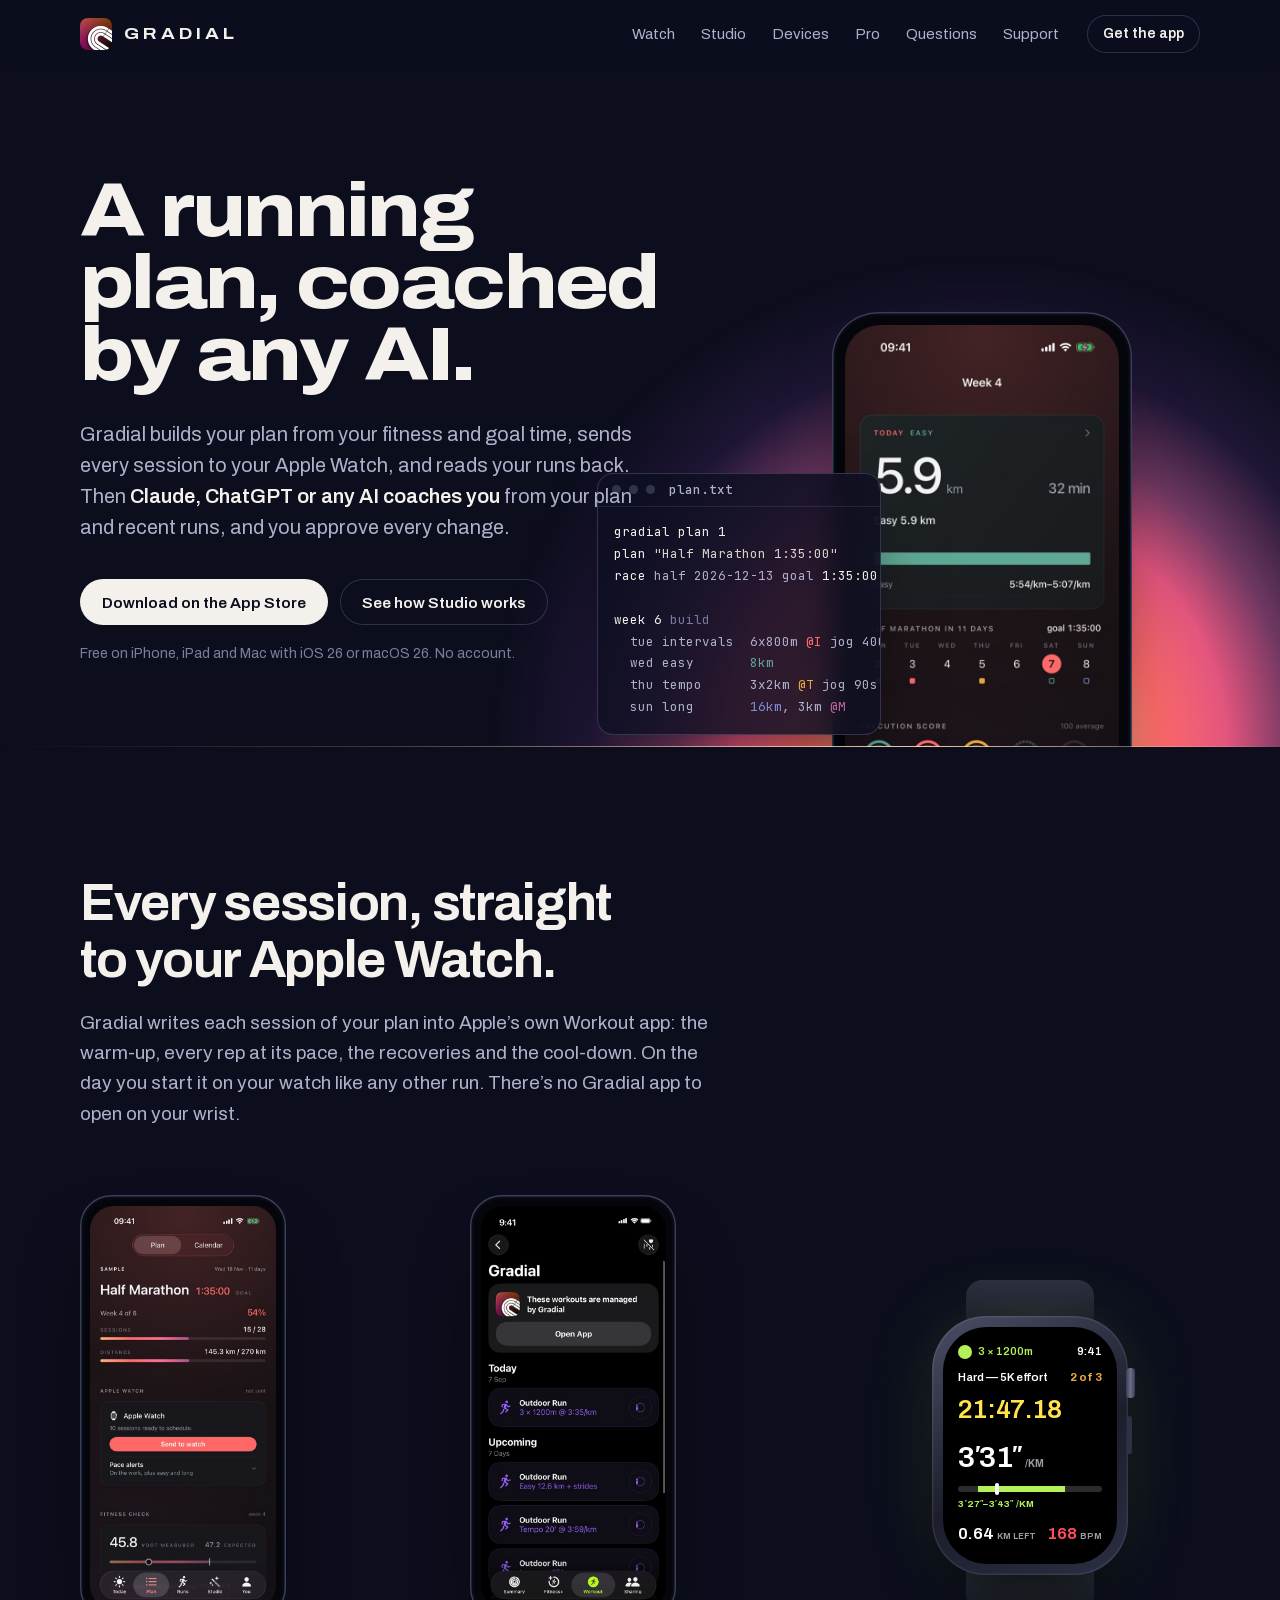
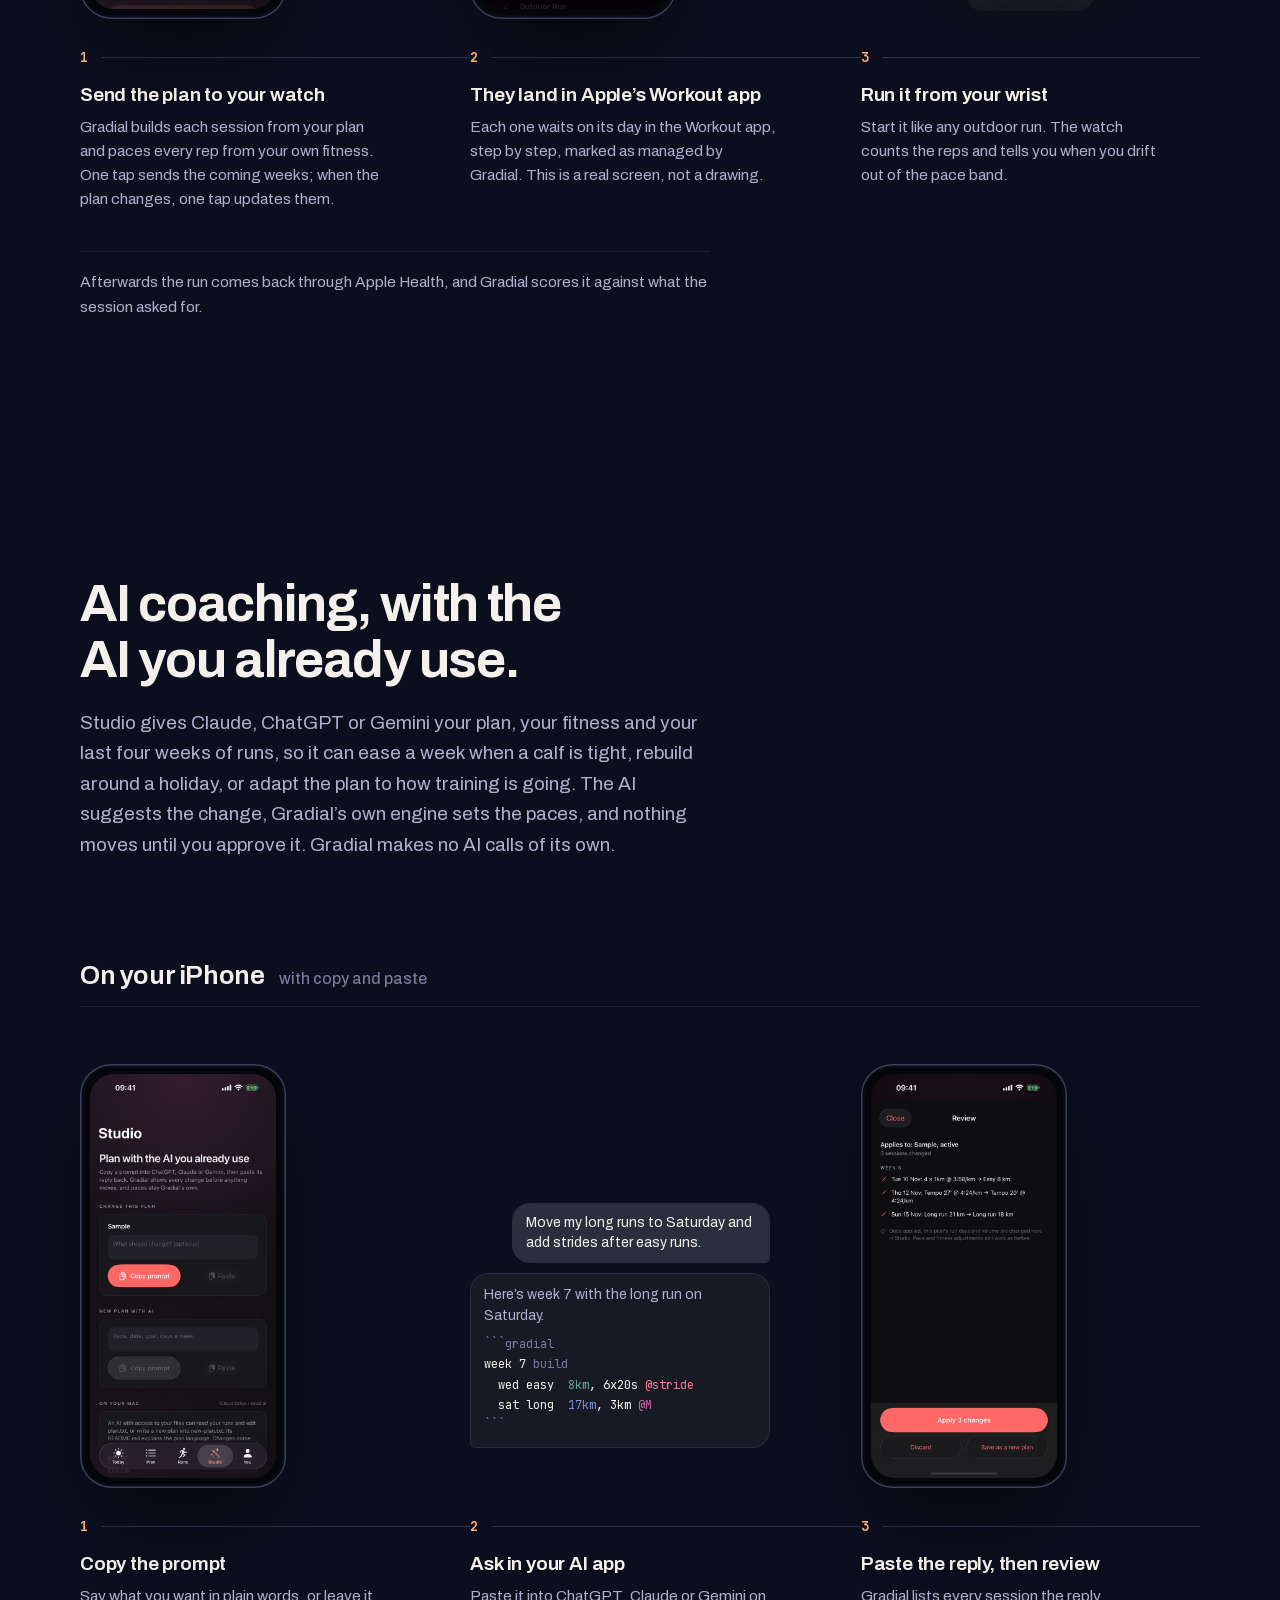
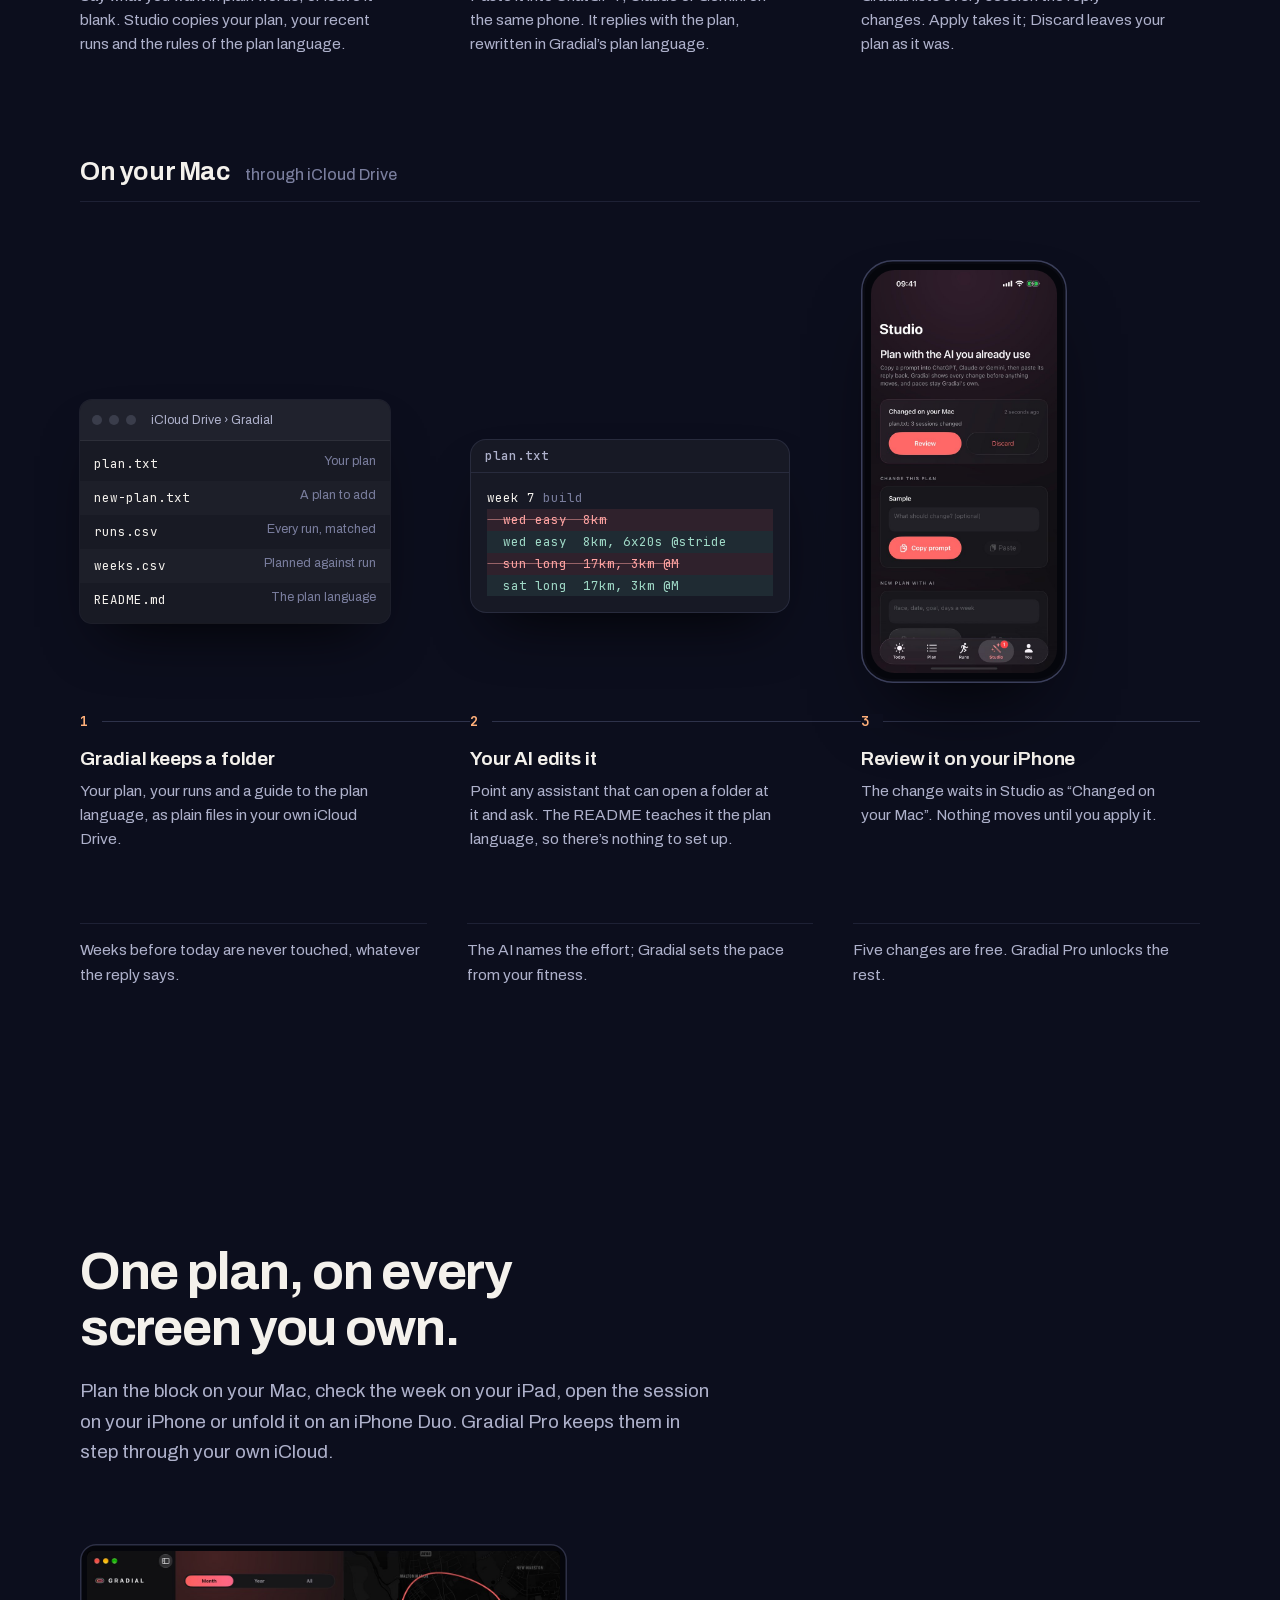
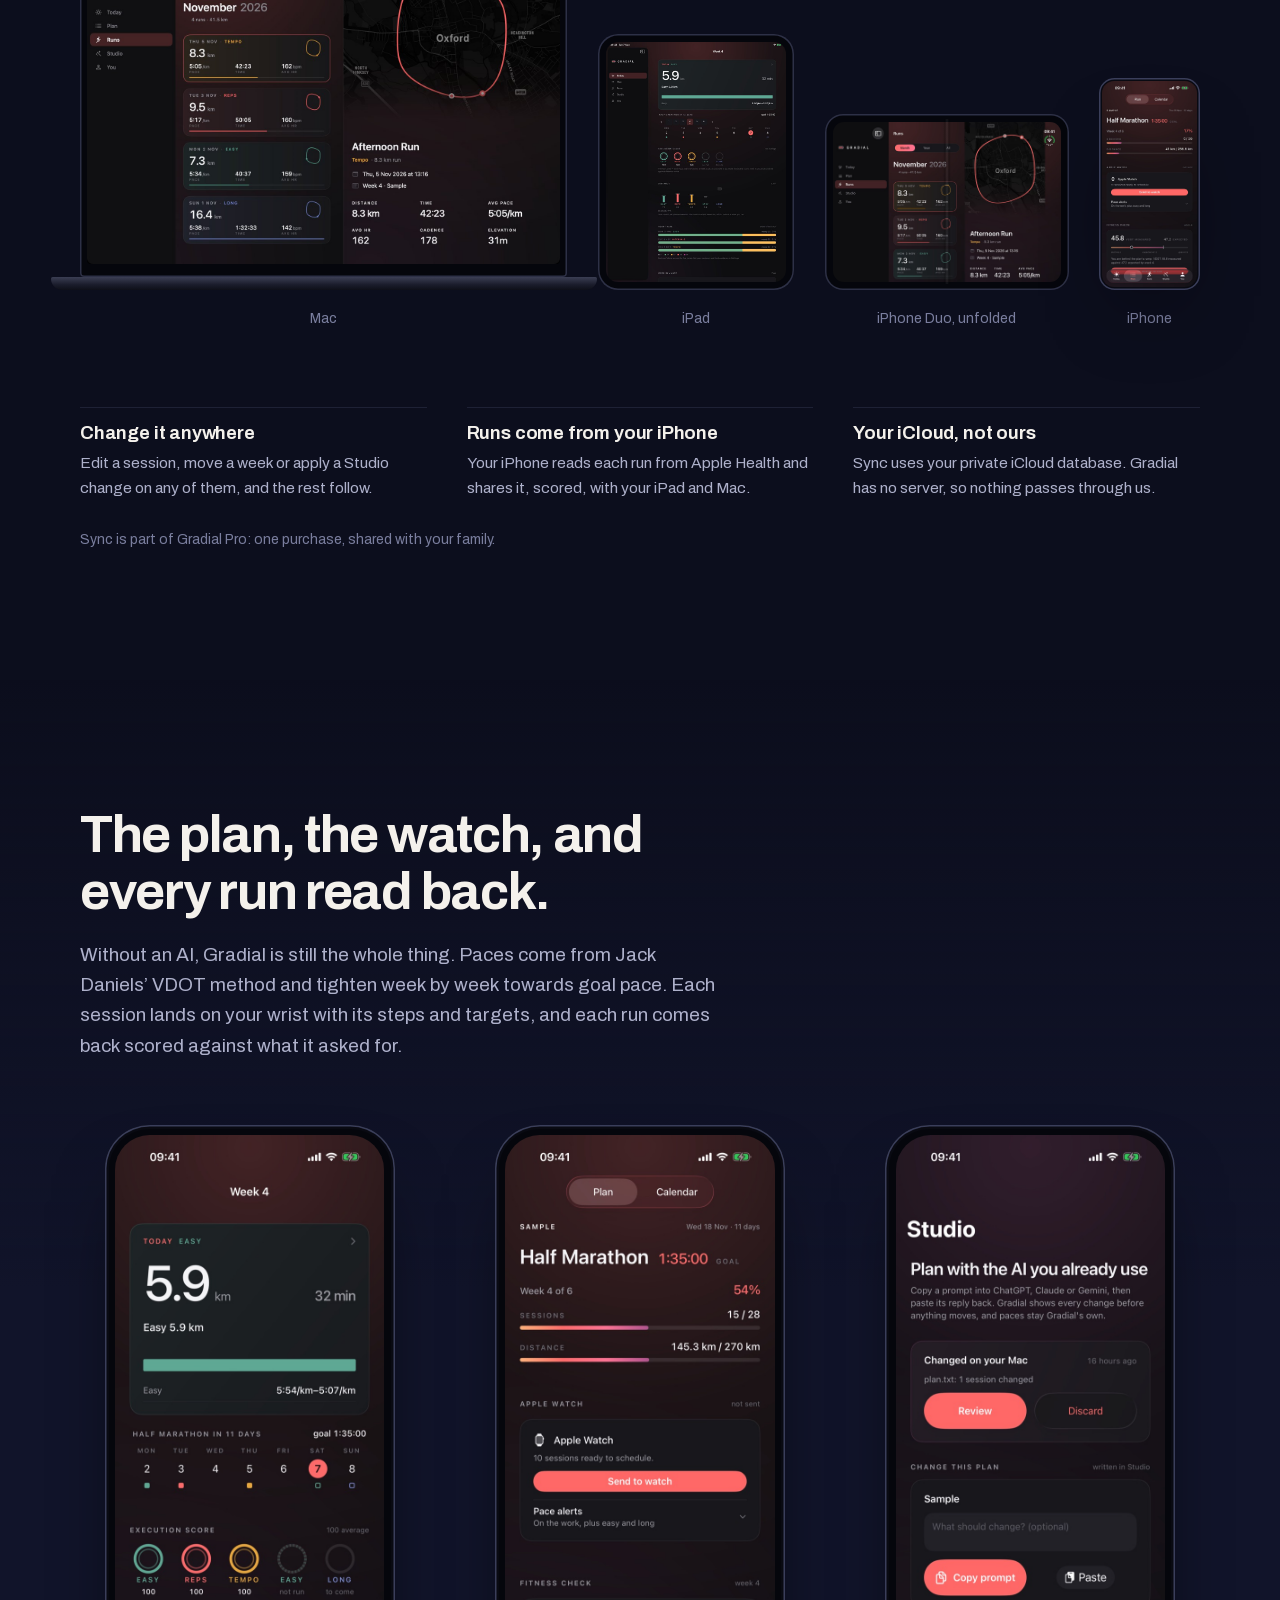
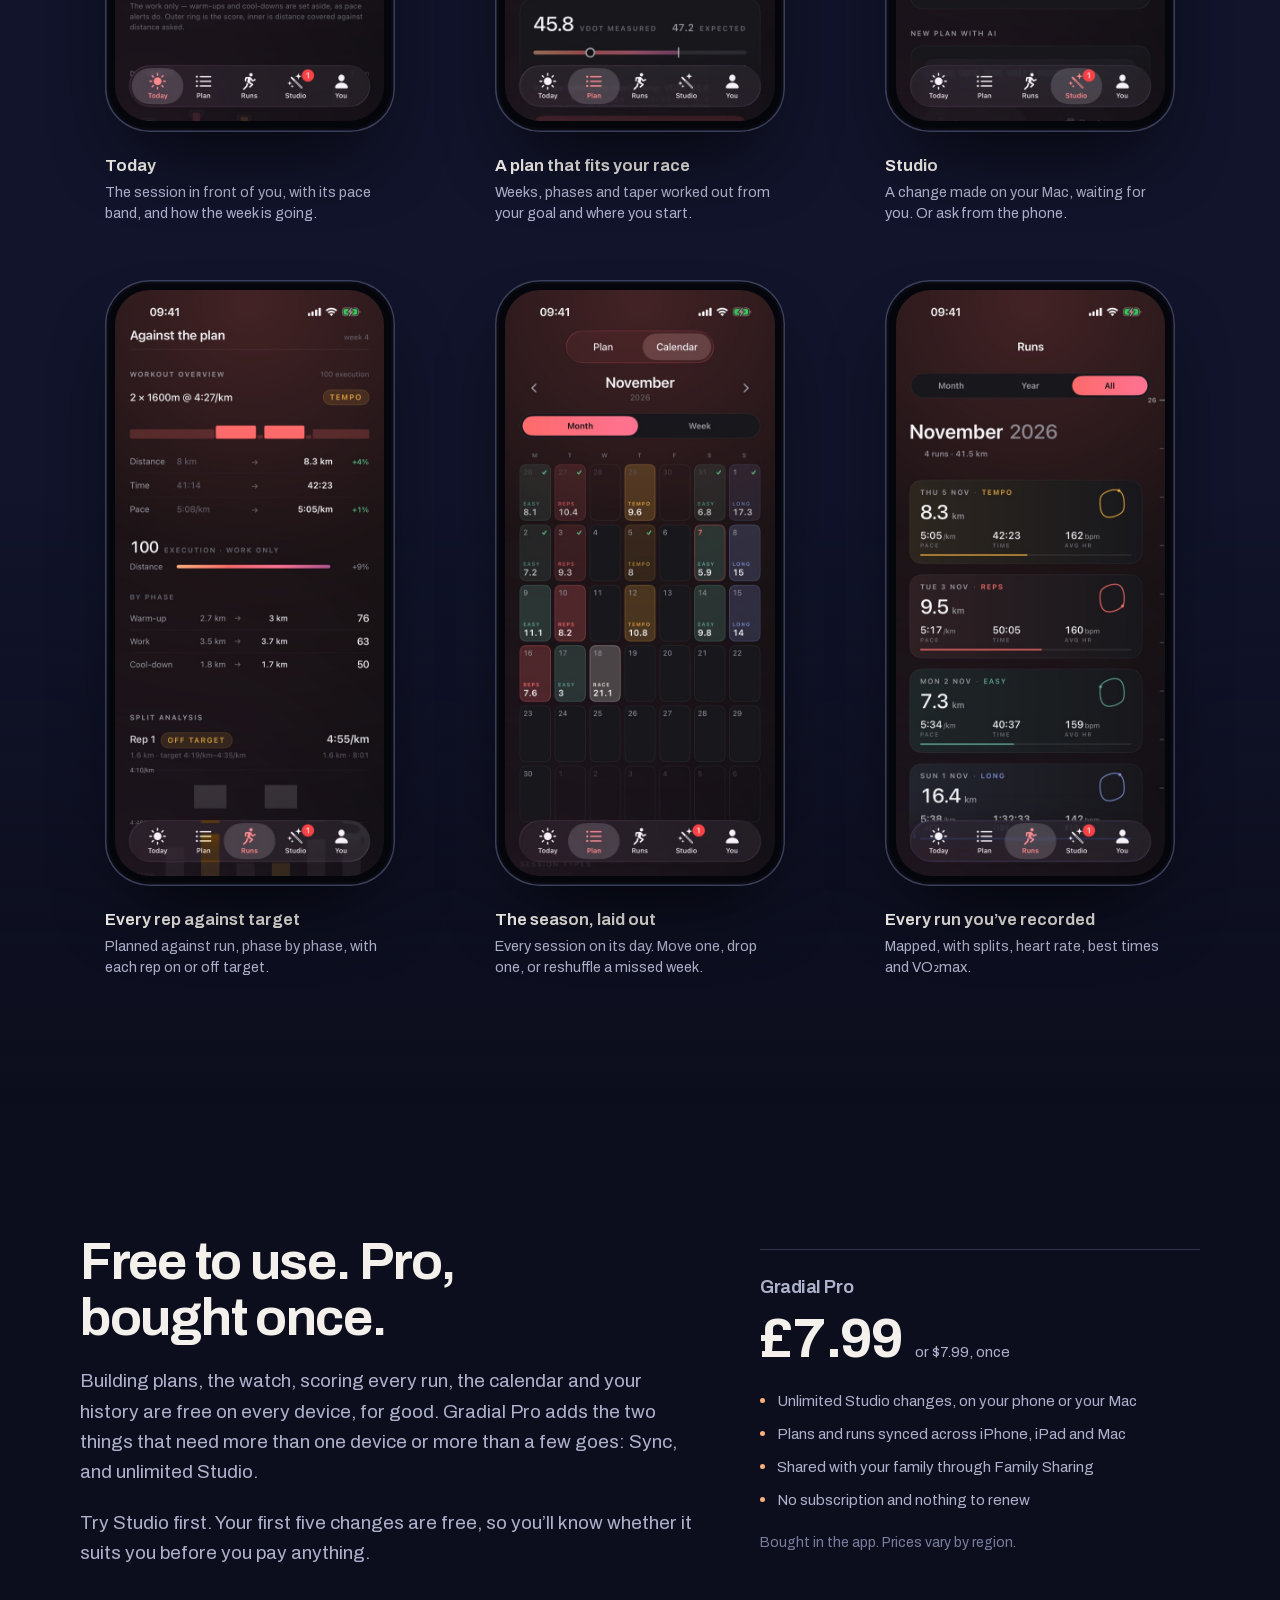
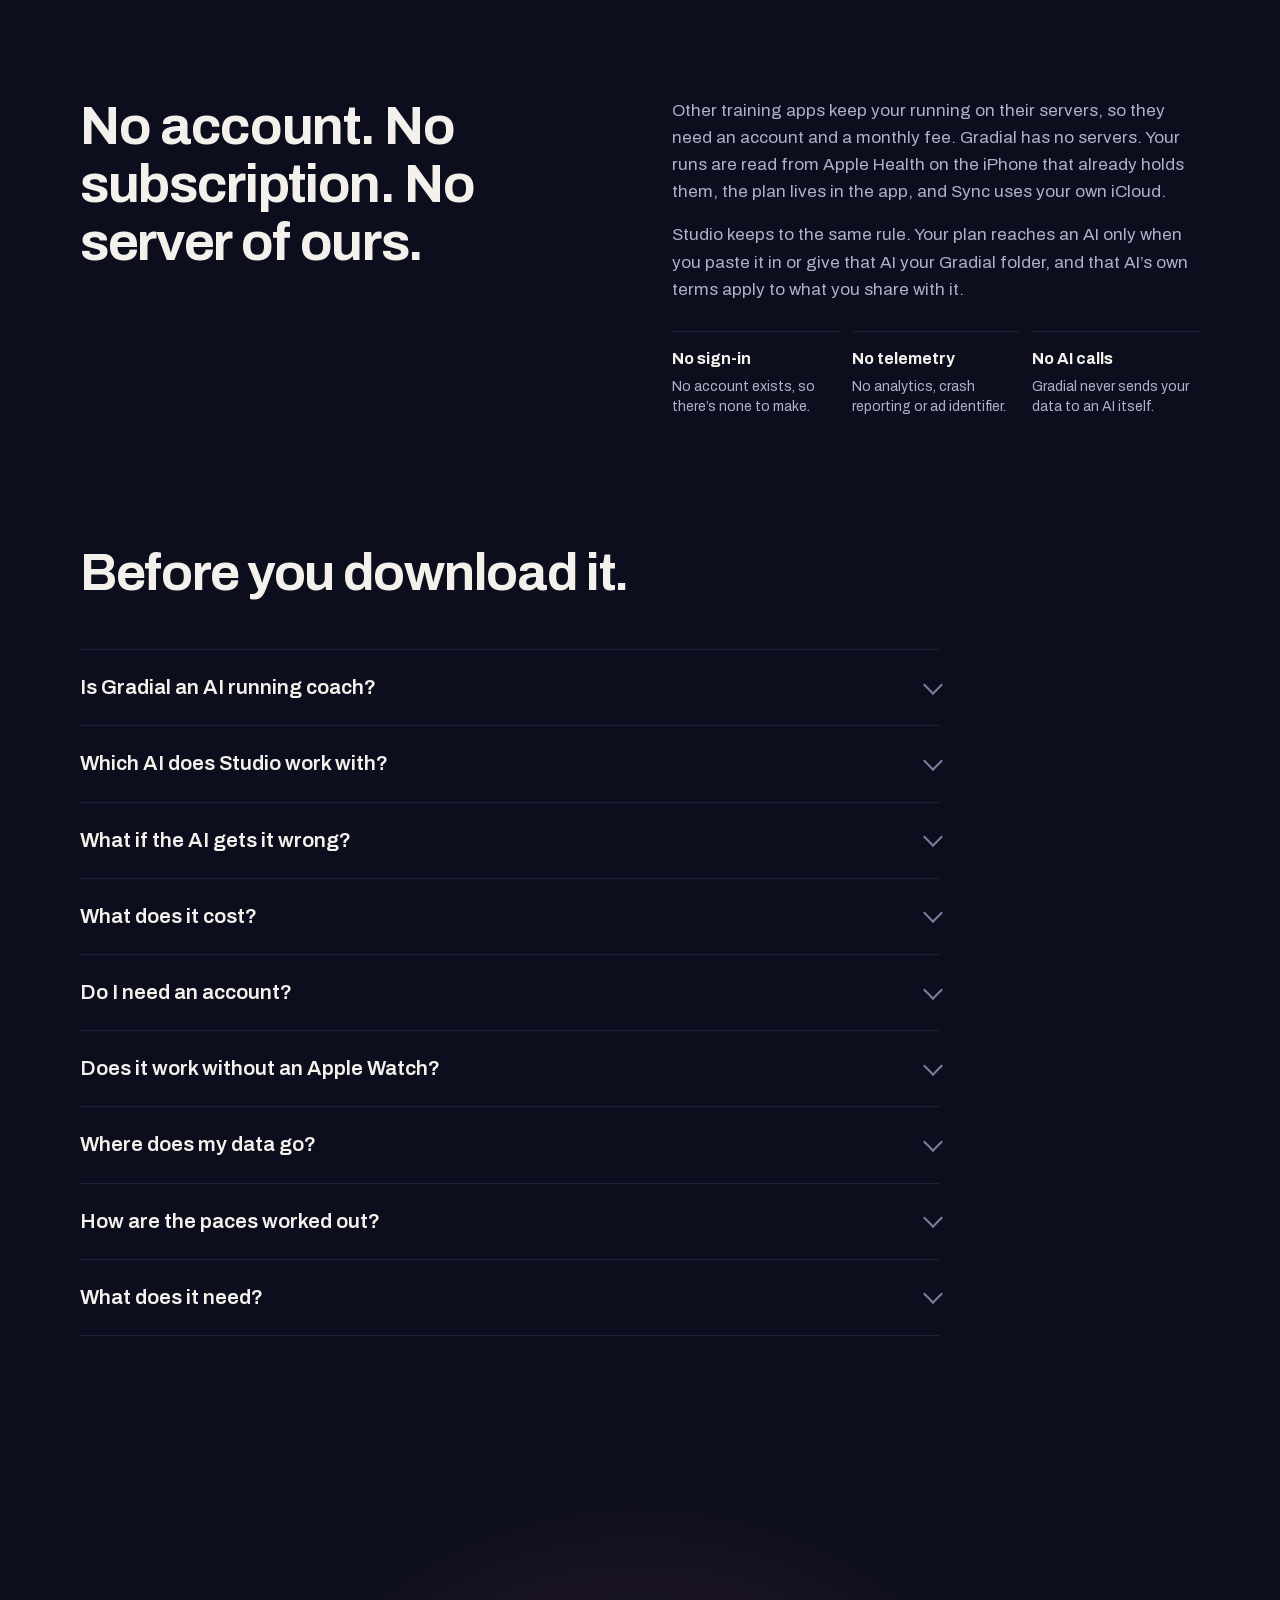
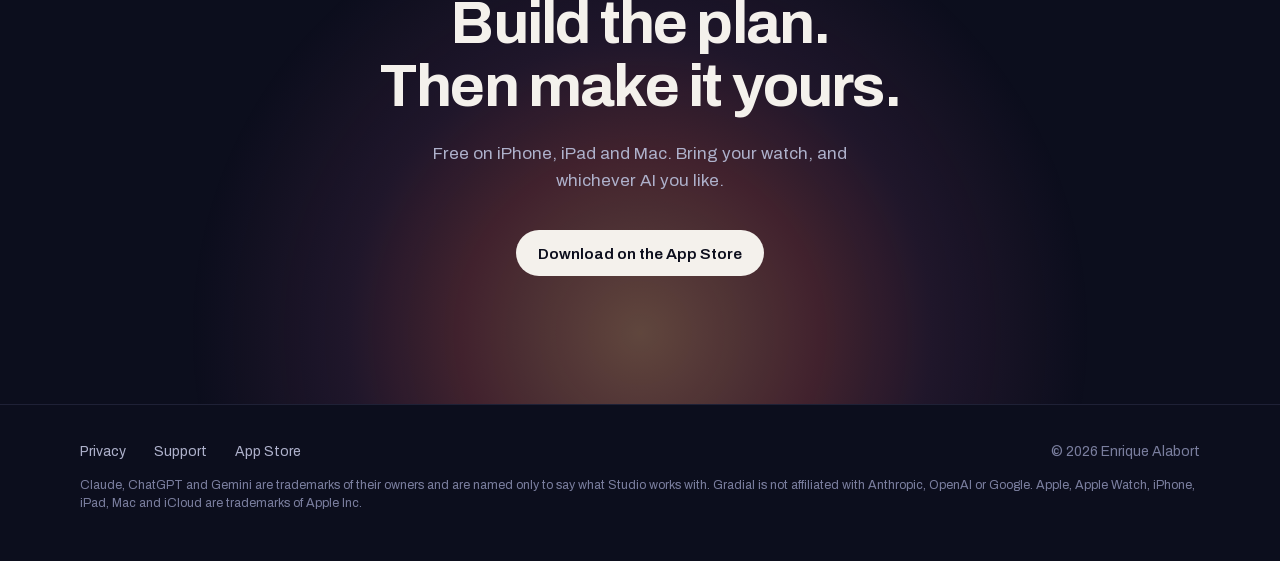
<file: index.html>
<!doctype html>
<html lang="en-GB">
<head>
<meta charset="utf-8">
<meta name="viewport" content="width=device-width,initial-scale=1">
<title>Gradial: a running plan, coached by the AI you already use</title>
<meta name="description" content="Gradial builds a running plan from your fitness and goal time, sends each session to your Apple Watch, and reads your runs back. Studio brings AI coaching from the LLM you already use: Claude, ChatGPT or Gemini adapt the plan to your recent runs, and you approve every change. No account, no subscription, no server of ours.">
<link rel="icon" href="assets/favicon-32.png" sizes="32x32">
<link rel="apple-touch-icon" href="assets/apple-touch-icon.png">
<link rel="preload" href="assets/fonts/archivo.woff2" as="font" type="font/woff2" crossorigin>
<link rel="stylesheet" href="assets/site.css">
<meta property="og:type" content="website">
<meta property="og:title" content="Gradial: a running plan, coached by the AI you already use">
<meta property="og:description" content="A plan built from your fitness, run on your Apple Watch, and coached by the AI you already use. No account, no subscription, no server of ours.">
<meta property="og:image" content="https://gradial.enalmar.uk/assets/og.png">
<meta name="twitter:card" content="summary_large_image">
<meta name="color-scheme" content="dark">
<meta name="theme-color" content="#0C0E1D">
</head>
<body>

<!-- shared paint for the wires between diagram nodes -->
<svg width="0" height="0" style="position:absolute" aria-hidden="true">
  <defs>
    <linearGradient id="wireSun" gradientUnits="userSpaceOnUse" x1="0" y1="0" x2="92" y2="0">
      <stop offset="0" stop-color="#FFB07A"/><stop offset=".55" stop-color="#FF6B6A"/><stop offset="1" stop-color="#FF7393"/>
    </linearGradient>
  </defs>
</svg>

<header class="bar" id="top">
  <div class="wrap">
    <a class="brand" href="./" aria-label="Gradial home">
      <img src="assets/icon-1024.png" alt="" width="32" height="32">
      <span>GRADIAL</span>
    </a>
    <nav aria-label="Sections">
      <a href="#watch">Watch</a>
      <a href="#studio">Studio</a>
      <a href="#devices">Devices</a>
      <a href="#pro">Pro</a>
      <a href="#faq">Questions</a>
      <a href="support/">Support</a>
    </nav>
    <a class="btn btn-ghost btn-sm" href="https://apps.apple.com/app/id6799416229">Get the app</a>
  </div>
</header>

<main>

<!-- ============ hero ============ -->
<div class="hero">
  <div class="wrap hero-grid">
    <div class="hero-copy">
      <h1>A running plan, coached by any AI.</h1>
      <p class="lede">Gradial builds your plan from your fitness and goal time, sends every session
        to your Apple Watch, and reads your runs back. Then <strong>Claude, ChatGPT or any AI
        coaches you</strong> from your plan and recent runs, and you approve every change.</p>
      <div class="cta">
        <a class="btn btn-sun" href="https://apps.apple.com/app/id6799416229">Download on the App Store</a>
        <a class="btn btn-ghost" href="#studio">See how Studio works</a>
      </div>
      <p class="small">Free on iPhone, iPad and Mac with iOS 26 or macOS 26. No account.</p>
    </div>

    <div class="stage" aria-hidden="true">
      <div class="sun"></div>
      <div class="device phone"><img src="assets/screens/today.jpg" width="600" height="1304" alt=""></div>
      <div class="code float-code">
        <div class="code-head"><i></i><i></i><i></i><b>plan.txt</b></div>
<pre><span class="k">gradial plan 1</span>
<span class="k">plan</span> <span class="s">"Half Marathon 1:35:00"</span>
<span class="k">race</span> half 2026-12-13 goal <span class="zG">1:35:00</span>

<span class="k">week 6</span> <span class="t">build</span>
  tue intervals  6x800m <span class="zI">@I</span> jog 400m
  wed easy       <span class="zE">8km</span>
  thu tempo      3x2km <span class="zT">@T</span> jog 90s
  sun long       <span class="zL">16km</span>, 3km <span class="zM">@M</span></pre>
      </div>
    </div>
  </div>
</div>

<!-- ============ To the watch ============ -->
<section class="towatch" id="watch" aria-labelledby="watch-h">
  <div class="wrap">
    <div class="sec-head">
      <h2 id="watch-h">Every session, straight to your Apple&nbsp;Watch.</h2>
      <p>Gradial writes each session of your plan into Apple&rsquo;s own Workout app: the warm-up,
        every rep at its pace, the recoveries and the cool-down. On the day you start it on your
        watch like any other run. There&rsquo;s no Gradial app to open on your wrist.</p>
    </div>

    <figure class="seq" aria-label="How a session gets from Gradial to your wrist">
      <ol class="seq-steps">
        <li>
          <div class="seq-art"><div class="device"><img src="assets/screens/plan.jpg" width="600" height="1304" loading="lazy"
            alt="Gradial's Plan tab: a half marathon in week 4 of 6, and the Apple Watch card with eleven sessions ready to send."></div></div>
          <span class="seq-n"><b>1</b></span>
          <h3>Send the plan to your watch</h3>
          <p>Gradial builds each session from your plan and paces every rep from your own fitness.
            One tap sends the coming weeks; when the plan changes, one tap updates them.</p>
        </li>
        <li>
          <div class="seq-art"><div class="device"><img src="assets/screens/workout-schedule.jpg" width="600" height="1304" loading="lazy"
            alt="Apple's Workout app on iPhone, listing the sessions Gradial scheduled: today 3 by 1200 metres at 3:35 per kilometre, then an easy run with strides, a tempo and a long run."></div></div>
          <span class="seq-n"><b>2</b></span>
          <h3>They land in Apple&rsquo;s Workout app</h3>
          <p>Each one waits on its day in the Workout app, step by step, marked as managed by
            Gradial. This is a real screen, not a drawing.</p>
        </li>
        <li>
          <div class="seq-art">
            <div class="bigwatch" role="img" aria-label="Illustration: Apple Watch running the session in the Workout app, rep 2 of 3, current pace 3:31 per kilometre against a target of 3:27 to 3:43.">
              <div class="bw-case"><div class="bw-screen">
                <div class="bw-top"><span class="bw-run"></span><span>3 &times; 1200m</span><time>9:41</time></div>
                <div class="bw-step">Hard &mdash; 5K effort <b>2 of 3</b></div>
                <div class="bw-time">21:47.18</div>
                <div class="bw-pace"><strong>3&prime;31&Prime;</strong><small>/KM</small></div>
                <div class="bw-band"><i style="--at:27%"></i></div>
                <div class="bw-target">3&prime;27&Prime;&ndash;3&prime;43&Prime; /KM</div>
                <div class="bw-row"><span><strong>0.64</strong><small>KM LEFT</small></span><span class="hr"><strong>168</strong><small>BPM</small></span></div>
              </div></div>
              <span class="bw-crown"></span><span class="bw-side"></span>
            </div>
          </div>
          <span class="seq-n"><b>3</b></span>
          <h3>Run it from your wrist</h3>
          <p>Start it like any outdoor run. The watch counts the reps and tells you when you drift
            out of the pace band.</p>
        </li>
      </ol>
      <figcaption class="seq-after">Afterwards the run comes back through Apple Health, and Gradial
        scores it against what the session asked for.</figcaption>
    </figure>
  </div>
</section>

<!-- ============ Studio ============ -->
<section class="studio" id="studio" aria-labelledby="studio-h">
  <div class="wrap">
    <div class="sec-head">
      <h2 id="studio-h">AI coaching, with the AI you already use.</h2>
      <p>Studio gives Claude, ChatGPT or Gemini your plan, your fitness and your last four weeks of
        runs, so it can ease a week when a calf is tight, rebuild around a holiday, or adapt the plan
        to how training is going. The AI suggests the change, Gradial&rsquo;s own engine sets the
        paces, and nothing moves until you approve it. Gradial makes no AI calls of its own.</p>
    </div>

    <div class="seq-group">
      <h3 class="seq-title" id="flow-phone">On your iPhone <small>with copy and paste</small></h3>
      <figure class="seq" aria-labelledby="flow-phone">
        <ol class="seq-steps">
          <li>
            <div class="seq-art"><div class="device"><img src="assets/screens/studio-copy.jpg" width="600" height="1304" loading="lazy"
              alt="Gradial's Studio tab: a box for what should change, and the Copy prompt and Paste buttons."></div></div>
            <span class="seq-n"><b>1</b></span>
            <h3>Copy the prompt</h3>
            <p>Say what you want in plain words, or leave it blank. Studio copies your plan, your
              recent runs and the rules of the plan language.</p>
          </li>
          <li>
            <div class="seq-art">
              <div class="thread" aria-hidden="true">
                <p class="me">Move my long runs to Saturday and add strides after easy runs.</p>
                <div class="it">Here&rsquo;s week 7 with the long run on Saturday.
<pre><span class="t">```gradial</span>
<span class="k">week 7</span> <span class="t">build</span>
  wed easy  <span class="zE">8km</span>, 6x20s <span class="zR">@stride</span>
  sat long  <span class="zL">17km</span>, 3km <span class="zM">@M</span>
<span class="t">```</span></pre></div>
              </div>
            </div>
            <span class="seq-n"><b>2</b></span>
            <h3>Ask in your AI app</h3>
            <p>Paste it into ChatGPT, Claude or Gemini on the same phone. It replies with the plan,
              rewritten in Gradial&rsquo;s plan language.</p>
          </li>
          <li>
            <div class="seq-art"><div class="device"><img src="assets/screens/review.jpg" width="600" height="1304" loading="lazy"
              alt="Gradial's review: three sessions in week 5 changed, each shown as before and after, with Apply 3 changes and Discard."></div></div>
            <span class="seq-n"><b>3</b></span>
            <h3>Paste the reply, then review</h3>
            <p>Gradial lists every session the reply changes. Apply takes it; Discard leaves your plan
              as it was.</p>
          </li>
        </ol>
      </figure>
    </div>

    <div class="seq-group">
      <h3 class="seq-title" id="flow-mac">On your Mac <small>through iCloud Drive</small></h3>
      <figure class="seq" aria-labelledby="flow-mac">
        <ol class="seq-steps">
          <li>
            <div class="seq-art">
              <div class="finder" aria-hidden="true">
                <div class="finder-bar"><i></i><i></i><i></i><span>iCloud Drive &rsaquo; Gradial</span></div>
                <ul>
                  <li><span>plan.txt</span><em>Your plan</em></li>
                  <li><span>new-plan.txt</span><em>A plan to add</em></li>
                  <li><span>runs.csv</span><em>Every run, matched</em></li>
                  <li><span>weeks.csv</span><em>Planned against run</em></li>
                  <li><span>README.md</span><em>The plan language</em></li>
                </ul>
              </div>
            </div>
            <span class="seq-n"><b>1</b></span>
            <h3>Gradial keeps a folder</h3>
            <p>Your plan, your runs and a guide to the plan language, as plain files in your own
              iCloud Drive.</p>
          </li>
          <li>
            <div class="seq-art">
              <div class="code plain" aria-hidden="true">
                <div class="code-head"><b>plan.txt</b></div>
<pre><span class="k">week 7</span> <span class="t">build</span>
<span class="del">  wed easy  8km</span><span class="add">  wed easy  8km, 6x20s @stride</span><span class="del">  sun long  17km, 3km @M</span><span class="add">  sat long  17km, 3km @M</span></pre>
              </div>
            </div>
            <span class="seq-n"><b>2</b></span>
            <h3>Your AI edits it</h3>
            <p>Point any assistant that can open a folder at it and ask. The README teaches it the
              plan language, so there&rsquo;s nothing to set up.</p>
          </li>
          <li>
            <div class="seq-art"><div class="device"><img src="assets/screens/studio-mac.jpg" width="600" height="1304" loading="lazy"
              alt="Gradial's Studio tab on iPhone: Changed on your Mac, plan.txt, 3 sessions changed, with Review and Discard."></div></div>
            <span class="seq-n"><b>3</b></span>
            <h3>Review it on your iPhone</h3>
            <p>The change waits in Studio as &ldquo;Changed on your Mac&rdquo;. Nothing moves until you
              apply it.</p>
          </li>
        </ol>
      </figure>
    </div>

    <ul class="notes">
      <li>Weeks before today are never touched, whatever the reply says.</li>
      <li>The AI names the effort; Gradial sets the pace from your fitness.</li>
      <li>Five changes are free. Gradial Pro unlocks the rest.</li>
    </ul>
  </div>
</section>

<!-- ============ devices and sync ============ -->
<section class="devices" id="devices" aria-labelledby="dev-h">
  <div class="wrap">
    <div class="sec-head">
      <h2 id="dev-h">One plan, on every screen you own.</h2>
      <p>Plan the block on your Mac, check the week on your iPad, open the session on your iPhone
        or unfold it on an iPhone Duo. Gradial Pro keeps them in step through your own iCloud.</p>
    </div>

    <div class="lineup">
      <figure class="ln-mac">
        <div class="lid"><img src="assets/devices/mac.jpg" width="1240" height="820" loading="lazy"
          alt="Gradial on a Mac: the Runs list, a map of an 8.3 km tempo run around Oxford, and its distance, time and pace."></div>
        <div class="deck" aria-hidden="true"></div>
        <figcaption>Mac</figcaption>
      </figure>
      <figure class="ln-ipad">
        <div class="frame"><img src="assets/devices/ipad.jpg" width="700" height="933" loading="lazy"
          alt="Gradial on an iPad: today's easy 5.9 km run, the week around it and the execution scores."></div>
        <figcaption>iPad</figcaption>
      </figure>
      <figure class="ln-duo">
        <div class="frame"><img src="assets/devices/duo.jpg" width="1000" height="703" loading="lazy"
          alt="Gradial unfolded on an iPhone Duo: the run list beside the route map and the run's numbers."></div>
        <figcaption>iPhone Duo, unfolded</figcaption>
      </figure>
      <figure class="ln-iphone">
        <div class="device"><img src="assets/devices/iphone.jpg" width="500" height="1086" loading="lazy"
          alt="Gradial on an iPhone: the half marathon plan, week 4 of 6."></div>
        <figcaption>iPhone</figcaption>
      </figure>
    </div>

    <div class="sync">
      <div><h3>Change it anywhere</h3><p>Edit a session, move a week or apply a Studio change on any of
        them, and the rest follow.</p></div>
      <div><h3>Runs come from your iPhone</h3><p>Your iPhone reads each run from Apple Health and
        shares it, scored, with your iPad and Mac.</p></div>
      <div><h3>Your iCloud, not ours</h3><p>Sync uses your private iCloud database. Gradial has no
        server, so nothing passes through us.</p></div>
    </div>
    <p class="small">Sync is part of Gradial Pro: one purchase, shared with your family.</p>
  </div>
</section>

<!-- ============ the app on its own ============ -->
<section class="screens" id="app" aria-labelledby="app-h">
  <div class="wrap">
    <div class="sec-head">
      <h2 id="app-h">The plan, the watch, and every run read back.</h2>
      <p>Without an AI, Gradial is still the whole thing. Paces come from Jack Daniels&rsquo; VDOT
        method and tighten week by week towards goal pace. Each session lands on your wrist with
        its steps and targets, and each run comes back scored against what it asked for.</p>
    </div>

    <div class="gallery" tabindex="0" aria-label="Screens from the app">
      <figure>
        <div class="device"><img src="assets/screens/today.jpg" width="600" height="1304" loading="lazy"
             alt="Today: an easy 5.9 km run with its pace band, the rest of week 4 below it, and execution scores for the runs so far."></div>
        <figcaption><b>Today</b>The session in front of you, with its pace band, and how the week is going.</figcaption>
      </figure>
      <figure>
        <div class="device"><img src="assets/screens/plan.jpg" width="600" height="1304" loading="lazy"
             alt="The Plan tab: a half marathon goal of 1:35:00, week 4 of 6, sessions and distance against the plan, and the Apple Watch card."></div>
        <figcaption><b>A plan that fits your race</b>Weeks, phases and taper worked out from your goal and where you start.</figcaption>
      </figure>
      <figure>
        <div class="device"><img src="assets/screens/studio.jpg" width="600" height="1304" loading="lazy"
             alt="The Studio tab: a change made on the Mac waiting for review, and the Copy prompt and Paste buttons for changing the plan from the phone."></div>
        <figcaption><b>Studio</b>A change made on your Mac, waiting for you. Or ask from the phone.</figcaption>
      </figure>
      <figure>
        <div class="device"><img src="assets/screens/rundetail.jpg" width="600" height="1304" loading="lazy"
             alt="A tempo run against the plan: two by 1600 metres, distance, time and pace planned against run, and each rep marked on or off target."></div>
        <figcaption><b>Every rep against target</b>Planned against run, phase by phase, with each rep on or off target.</figcaption>
      </figure>
      <figure>
        <div class="device"><img src="assets/screens/calendar.jpg" width="600" height="1304" loading="lazy"
             alt="A month of training as a calendar, each day coloured by session type with its distance, and a tick on the days that were run."></div>
        <figcaption><b>The season, laid out</b>Every session on its day. Move one, drop one, or reshuffle a missed week.</figcaption>
      </figure>
      <figure>
        <div class="device"><img src="assets/screens/runs.jpg" width="600" height="1304" loading="lazy"
             alt="The Runs tab: every run in November, with distance, pace, time, heart rate and a small route."></div>
        <figcaption><b>Every run you&rsquo;ve recorded</b>Mapped, with splits, heart rate, best times and VO&#8322;max.</figcaption>
      </figure>
    </div>

  </div>
</section>

<!-- ============ Pro ============ -->
<section id="pro" aria-labelledby="pro-h">
  <div class="wrap pro-grid">
    <div class="sec-head">
      <h2 id="pro-h">Free to use. Pro, bought once.</h2>
      <p>Building plans, the watch, scoring every run, the calendar and your history are free on
        every device, for good. Gradial Pro adds the two things that need more than one device or
        more than a few goes: Sync, and unlimited Studio.</p>
      <p>Try Studio first. Your first five changes are free, so you&rsquo;ll know whether it suits you
        before you pay anything.</p>
    </div>
    <div class="price">
      <h3>Gradial Pro</h3>
      <div class="amount"><strong>&pound;7.99</strong><span>or $7.99, once</span></div>
      <ul class="checks">
        <li>Unlimited Studio changes, on your phone or your Mac</li>
        <li>Plans and runs synced across iPhone, iPad and Mac</li>
        <li>Shared with your family through Family Sharing</li>
        <li>No subscription and nothing to renew</li>
      </ul>
      <p class="small">Bought in the app. Prices vary by region.</p>
    </div>
  </div>
</section>

<!-- ============ position ============ -->
<section class="tight" aria-labelledby="pos-h">
  <div class="wrap position">
    <div class="sec-head">
      <h2 id="pos-h">No account. No subscription. No server of ours.</h2>
    </div>
    <div class="body">
      <p>Other training apps keep your running on their servers, so they need an account and a
        monthly fee. Gradial has no servers. Your runs are read from Apple Health on the iPhone
        that already holds them, the plan lives in the app, and Sync uses your own iCloud.</p>
      <p>Studio keeps to the same rule. Your plan reaches an AI only when you paste it in or give
        that AI your Gradial folder, and that AI&rsquo;s own terms apply to what you share with it.</p>
      <div class="facts">
        <div class="fact"><b>No sign-in</b><span>No account exists, so there&rsquo;s none to make.</span></div>
        <div class="fact"><b>No telemetry</b><span>No analytics, crash reporting or ad identifier.</span></div>
        <div class="fact"><b>No AI calls</b><span>Gradial never sends your data to an AI itself.</span></div>
      </div>
    </div>
  </div>
</section>

<!-- ============ FAQ ============ -->
<section class="tight" id="faq" aria-labelledby="faq-h">
  <div class="wrap">
    <div class="sec-head"><h2 id="faq-h">Before you download it.</h2></div>
    <div class="faq">
      <details><summary>Is Gradial an AI running coach?</summary>
        <p>It makes one out of the AI you already use. Studio gives an LLM such as Claude, ChatGPT
          or Gemini your plan, your fitness and your last four weeks of runs, and asks it to adapt
          the plan to how training is going, or to whatever you tell it. Gradial checks the reply,
          sets the paces with its own engine, and shows every change before it applies. It makes no
          AI calls itself, so there is no AI subscription to pay for here.</p></details>

      <details><summary>Which AI does Studio work with?</summary>
        <p>Any that can read a long message and reply with text: Claude, ChatGPT, Gemini and
          others. On the phone you paste the prompt into its app. On the Mac, use an assistant that
          can open a folder, and point it at iCloud Drive &rsaquo; Gradial. The folder&rsquo;s README
          explains the plan language, so the AI needs no setup.</p></details>

      <details><summary>What if the AI gets it wrong?</summary>
        <p>Nothing changes until you apply it. Gradial checks the reply line by line, and if a line
          can&rsquo;t be read it says which one and why, with a button that copies the errors back for
          your AI to fix. Past weeks are kept as they were, whatever the reply says, and paces
          come from Gradial&rsquo;s own engine, not from the AI.</p></details>

      <details><summary>What does it cost?</summary>
        <p>The app is free on every platform, with no subscription. Gradial Pro is one purchase,
          &pound;7.99 or $7.99, shared with your family, and it unlocks Sync between your devices
          and Studio beyond the first five changes.</p></details>

      <details><summary>Do I need an account?</summary>
        <p>No. There&rsquo;s no account and no sign-in screen. Open the app and build a plan.</p></details>

      <details><summary>Does it work without an Apple Watch?</summary>
        <p>Yes, minus the wrist. You get the plan, the sessions and the scoring, using whatever you
          already record runs with, as long as it writes them to Apple Health.</p></details>

      <details><summary>Where does my data go?</summary>
        <p>Nowhere of ours. Without Pro, nothing leaves your phone. With Sync, it goes to your own
          iCloud, where Apple holds it under your Apple Account and we can&rsquo;t read it. The Studio
          folder lives in your own iCloud Drive too. See the <a href="privacy/">privacy policy</a>.</p></details>

      <details><summary>How are the paces worked out?</summary>
        <p>From VDOT, Jack Daniels&rsquo; method for turning a race result into training paces. Your
          anchor is a race time you entered or the fitness Apple Health has measured, and the paces
          move as that moves. A plan from Studio names zones, such as threshold or easy, and Gradial
          fills in the paces the same way.</p></details>

      <details><summary>What does it need?</summary>
        <p>iOS 26 or macOS 26, and an Apple Watch with watchOS 26 for the wrist half. Race
          predictions need the VO&#8322;max Apple Health writes after a few outdoor runs with heart
          rate. Gradial is training software, not medical software, and is not available in the
          European Union at launch.</p></details>
    </div>
  </div>
</section>

<!-- ============ closing ============ -->
<section class="closing" aria-labelledby="end-h">
  <div class="wrap">
    <h2 id="end-h">Build the plan. Then make it yours.</h2>
    <p>Free on iPhone, iPad and Mac. Bring your watch, and whichever AI you like.</p>
    <div class="cta"><a class="btn btn-sun" href="https://apps.apple.com/app/id6799416229">Download on the App Store</a></div>
  </div>
</section>

</main>

<footer>
  <div class="wrap">
    <a href="privacy/">Privacy</a>
    <a href="support/">Support</a>
    <a href="https://apps.apple.com/app/id6799416229">App Store</a>
    <span class="spacer"></span>
    <span>&copy; 2026 Enrique Alabort</span>
    <p class="fine">Claude, ChatGPT and Gemini are trademarks of their owners and are named only to
      say what Studio works with. Gradial is not affiliated with Anthropic, OpenAI or Google. Apple,
      Apple Watch, iPhone, iPad, Mac and iCloud are trademarks of Apple Inc.</p>
  </div>
</footer>

<script>
  // The bar gets its hairline once the page moves.
  const bar = document.querySelector('.bar');
  const mark = () => bar.classList.toggle('scrolled', scrollY > 8);
  addEventListener('scroll', mark, {passive: true}); mark();
</script>
<!-- Cloudflare Web Analytics --><script type='module' src='https://static.cloudflareinsights.com/beacon.min.js' data-cf-beacon='{"token": "43f585e0d0dd46908cb800b9d7f2e705"}'></script><!-- End Cloudflare Web Analytics -->
</body>
</html>
</file>
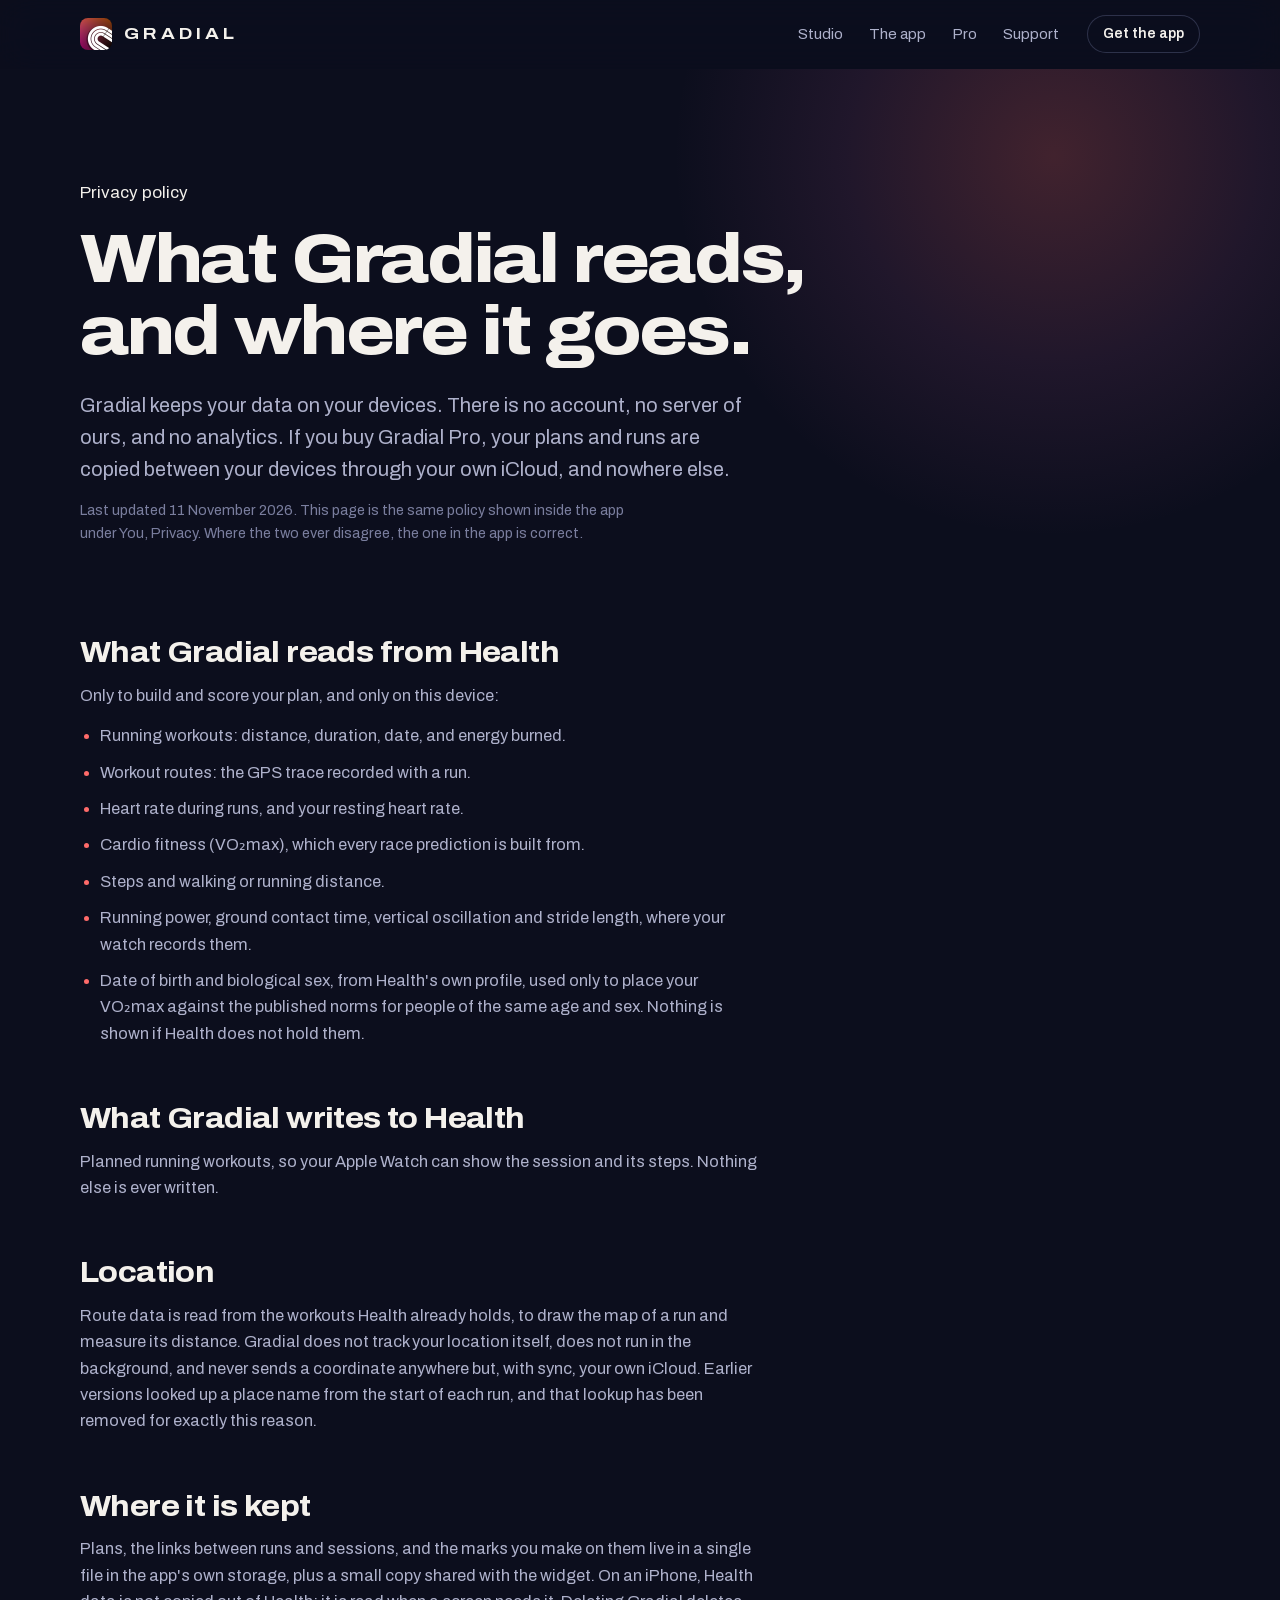
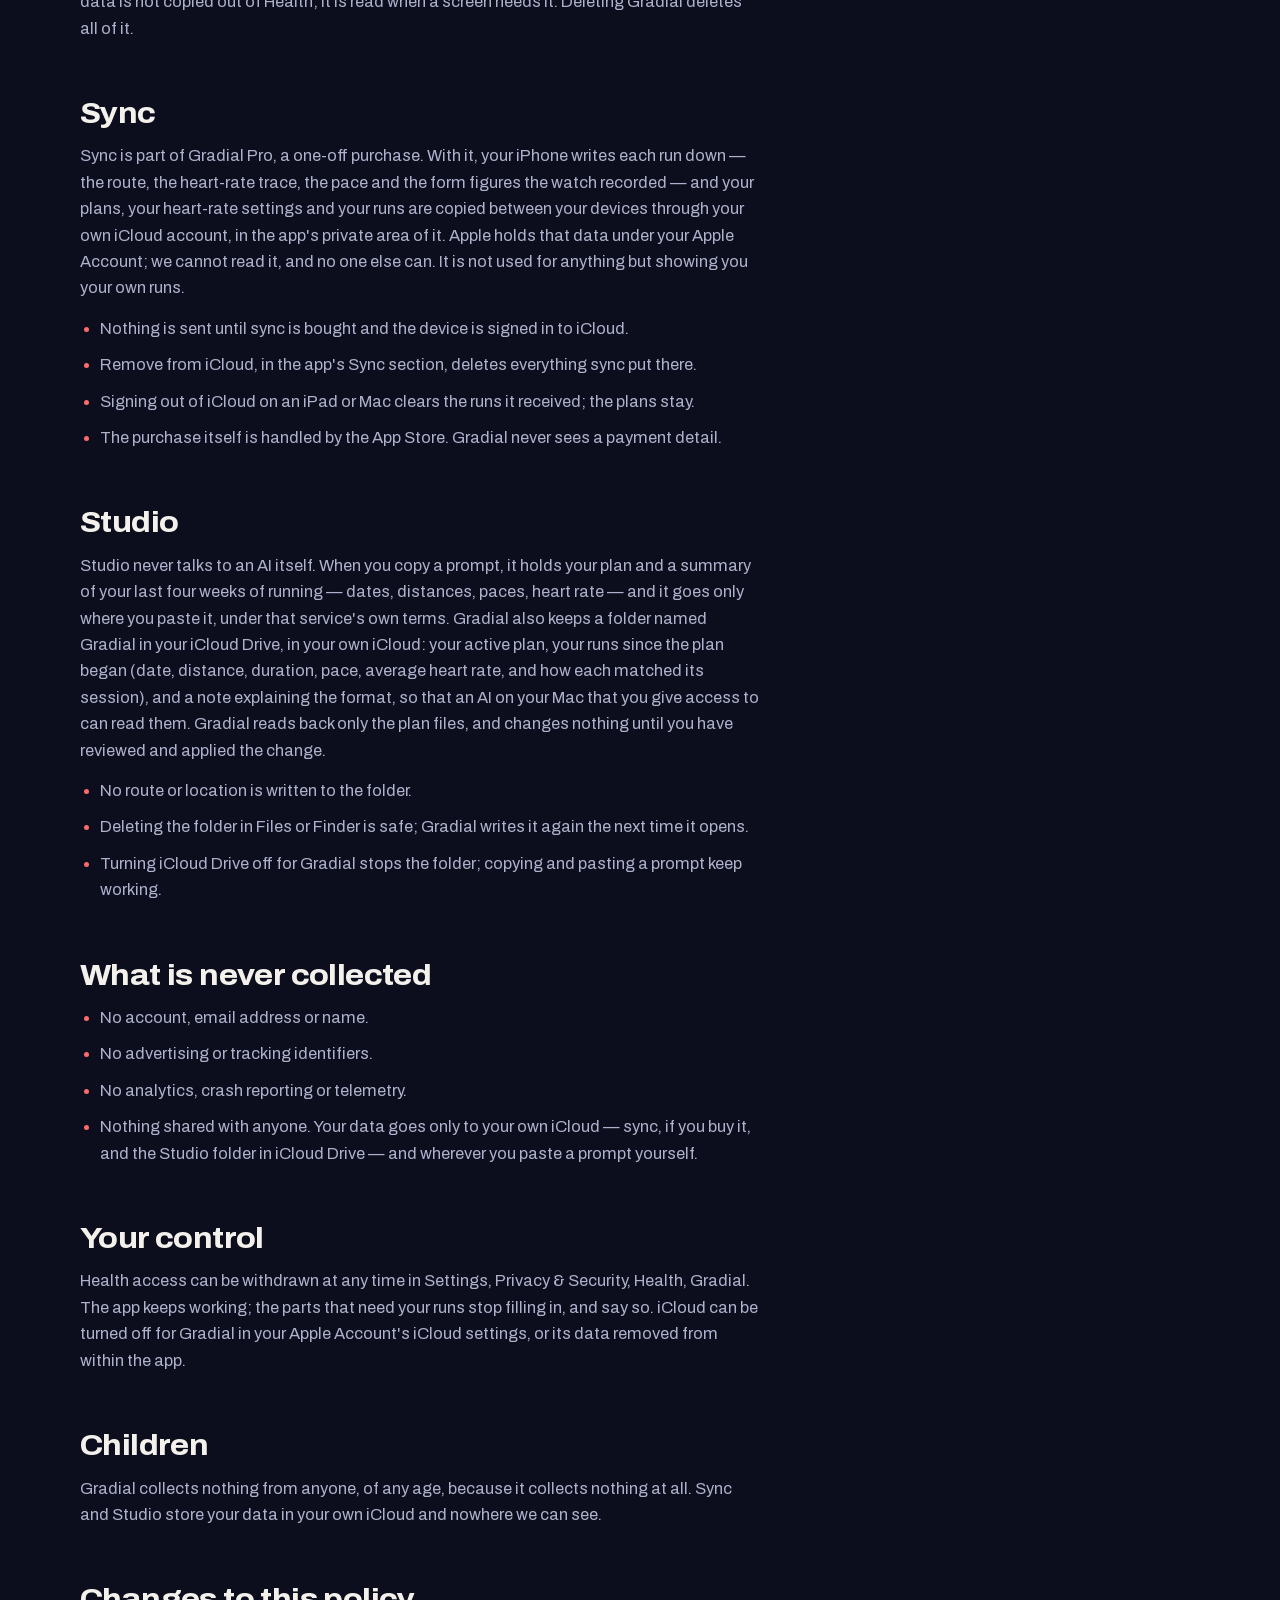
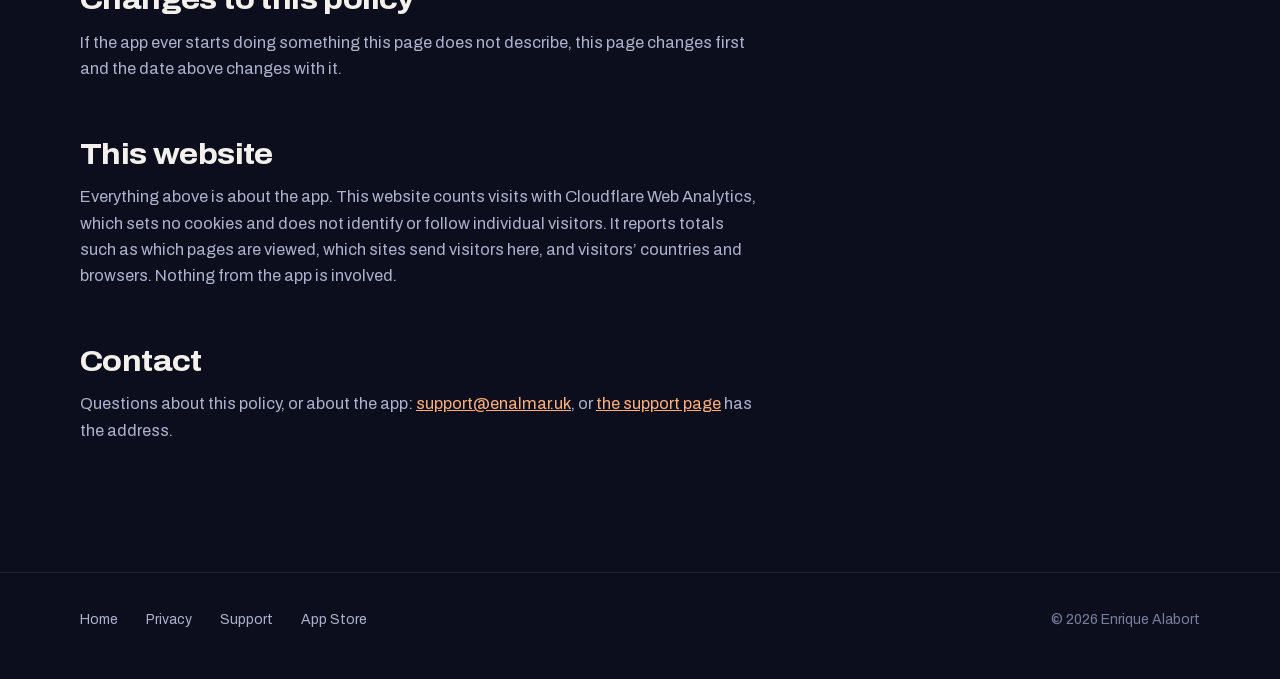
<file: privacy/index.html>
<!doctype html>
<html lang="en-GB">
<head>
<meta charset="utf-8">
<meta name="viewport" content="width=device-width,initial-scale=1">
<title>Privacy policy: Gradial</title>
<meta name="description" content="Gradial keeps your data on your devices. There is no account, no server of ours, and no analytics. Sync, if you buy it, and the Studio folder stay in your own iCloud and nowhere else.">
<link rel="icon" href="../assets/favicon-32.png" sizes="32x32">
<link rel="apple-touch-icon" href="../assets/apple-touch-icon.png">
<meta name="color-scheme" content="dark">
<meta name="theme-color" content="#0C0E1D">
<link rel="preload" href="../assets/fonts/archivo.woff2" as="font" type="font/woff2" crossorigin>
<link rel="stylesheet" href="../assets/site.css">
</head>
<body>

<header class="bar">
  <div class="wrap">
    <a class="brand" href="../" aria-label="Gradial home">
      <img src="../assets/icon-1024.png" alt="" width="32" height="32">
      <span>GRADIAL</span>
    </a>
    <nav aria-label="Sections">
      <a href="../#studio">Studio</a>
      <a href="../#app">The app</a>
      <a href="../#pro">Pro</a>
      <a href="../support/">Support</a>
    </nav>
    <a class="btn btn-ghost btn-sm" href="https://apps.apple.com/app/id6799416229">Get the app</a>
  </div>
</header>

<main>
<div class="page-hero">
  <div class="wrap">
    <p class="kicker">Privacy policy</p>
    <h1>What Gradial reads, and where it goes.</h1>
    <p class="lead">Gradial keeps your data on your devices. There is no account, no server of
      ours, and no analytics. If you buy Gradial Pro, your plans and runs are copied between
      your devices through your own iCloud, and nowhere else.</p>
    <p class="meta">Last updated 11 November 2026. This page is the same policy shown inside the app under
      You, Privacy. Where the two ever disagree, the one in the app is correct.</p>

    </div>
</div>

<section class="prose">
  <div class="wrap">
    <h2>What Gradial reads from Health</h2>
    <p>Only to build and score your plan, and only on this device:</p>
    <ul>
      <li>Running workouts: distance, duration, date, and energy burned.</li>
      <li>Workout routes: the GPS trace recorded with a run.</li>
      <li>Heart rate during runs, and your resting heart rate.</li>
      <li>Cardio fitness (VO&#8322;max), which every race prediction is built from.</li>
      <li>Steps and walking or running distance.</li>
      <li>Running power, ground contact time, vertical oscillation and stride length, where
        your watch records them.</li>
      <li>Date of birth and biological sex, from Health's own profile, used only to place your
        VO&#8322;max against the published norms for people of the same age and sex. Nothing is
        shown if Health does not hold them.</li>
    </ul>

    <h2>What Gradial writes to Health</h2>
    <p>Planned running workouts, so your Apple Watch can show the session and its steps.
      Nothing else is ever written.</p>

    <h2>Location</h2>
    <p>Route data is read from the workouts Health already holds, to draw the map of a run and
      measure its distance. Gradial does not track your location itself, does not run in the
      background, and never sends a coordinate anywhere but, with sync, your own
      iCloud. Earlier versions looked up a place name from the start of each run, and that
      lookup has been removed for exactly this reason.</p>

    <h2>Where it is kept</h2>
    <p>Plans, the links between runs and sessions, and the marks you make on them live in a
      single file in the app's own storage, plus a small copy shared with the widget. On an
      iPhone, Health data is not copied out of Health; it is read when a screen needs it.
      Deleting Gradial deletes all of it.</p>

    <h2>Sync</h2>
    <p>Sync is part of Gradial Pro, a one-off purchase. With it, your iPhone writes each run down &mdash;
      the route, the heart-rate trace, the pace and the form figures the watch recorded
      &mdash; and your plans, your heart-rate settings and your runs are copied between your
      devices through your own iCloud account, in the app's private area of it. Apple holds
      that data under your Apple Account; we cannot read it, and no one else can. It is not
      used for anything but showing you your own runs.</p>
    <ul>
      <li>Nothing is sent until sync is bought and the device is signed in to iCloud.</li>
      <li>Remove from iCloud, in the app's Sync section, deletes everything sync put there.</li>
      <li>Signing out of iCloud on an iPad or Mac clears the runs it received; the plans stay.</li>
      <li>The purchase itself is handled by the App Store. Gradial never sees a payment detail.</li>
    </ul>

    <h2>Studio</h2>
    <p>Studio never talks to an AI itself. When you copy a prompt, it holds your plan and a summary of your last four weeks of running &mdash; dates, distances, paces, heart rate &mdash; and it goes only where you paste it, under that service's own terms. Gradial also keeps a folder named Gradial in your iCloud Drive, in your own iCloud: your active plan, your runs since the plan began (date, distance, duration, pace, average heart rate, and how each matched its session), and a note explaining the format, so that an AI on your Mac that you give access to can read them. Gradial reads back only the plan files, and changes nothing until you have reviewed and applied the change.</p>
    <ul>
      <li>No route or location is written to the folder.</li>
      <li>Deleting the folder in Files or Finder is safe; Gradial writes it again the next time it opens.</li>
      <li>Turning iCloud Drive off for Gradial stops the folder; copying and pasting a prompt keep working.</li>
    </ul>

    <h2>What is never collected</h2>
    <ul>
      <li>No account, email address or name.</li>
      <li>No advertising or tracking identifiers.</li>
      <li>No analytics, crash reporting or telemetry.</li>
      <li>Nothing shared with anyone. Your data goes only to your own iCloud &mdash; sync, if you buy it, and the Studio folder in iCloud Drive &mdash; and wherever you paste a prompt yourself.</li>
    </ul>

    <h2>Your control</h2>
    <p>Health access can be withdrawn at any time in Settings, Privacy &amp; Security, Health,
      Gradial. The app keeps working; the parts that need your runs stop filling in, and say
      so. iCloud can be turned off for Gradial in your Apple Account's iCloud settings, or its
      data removed from within the app.</p>

    <h2>Children</h2>
    <p>Gradial collects nothing from anyone, of any age, because it collects nothing at all.
      Sync and Studio store your data in your own iCloud and nowhere we can see.</p>

    <h2>Changes to this policy</h2>
    <p>If the app ever starts doing something this page does not describe, this page changes
      first and the date above changes with it.</p>

    <h2>This website</h2>
    <p>Everything above is about the app. This website counts visits with Cloudflare Web Analytics, which sets no cookies and does not identify or follow individual visitors. It reports totals such as which pages are viewed, which sites send visitors here, and visitors’ countries and browsers. Nothing from the app is involved.</p>

    <h2>Contact</h2>
    <p>Questions about this policy, or about the app: <a href="mailto:support@enalmar.uk">support@enalmar.uk</a>, or <a href="../support/">the support
      page</a> has the address.</p>
  </div>
</section>
</main>

<footer>
  <div class="wrap">
    <a href="../">Home</a>
    <a href="../privacy/">Privacy</a>
    <a href="../support/">Support</a>
    <a href="https://apps.apple.com/app/id6799416229">App Store</a>
    <span class="spacer"></span>
    <span>&copy; 2026 Enrique Alabort</span>
  </div>
</footer>

<script>
  const bar = document.querySelector('.bar');
  const mark = () => bar.classList.toggle('scrolled', scrollY > 8);
  addEventListener('scroll', mark, {passive: true}); mark();
</script>

<!-- Cloudflare Web Analytics --><script type='module' src='https://static.cloudflareinsights.com/beacon.min.js' data-cf-beacon='{"token": "43f585e0d0dd46908cb800b9d7f2e705"}'></script><!-- End Cloudflare Web Analytics -->
</body>
</html>
</file>
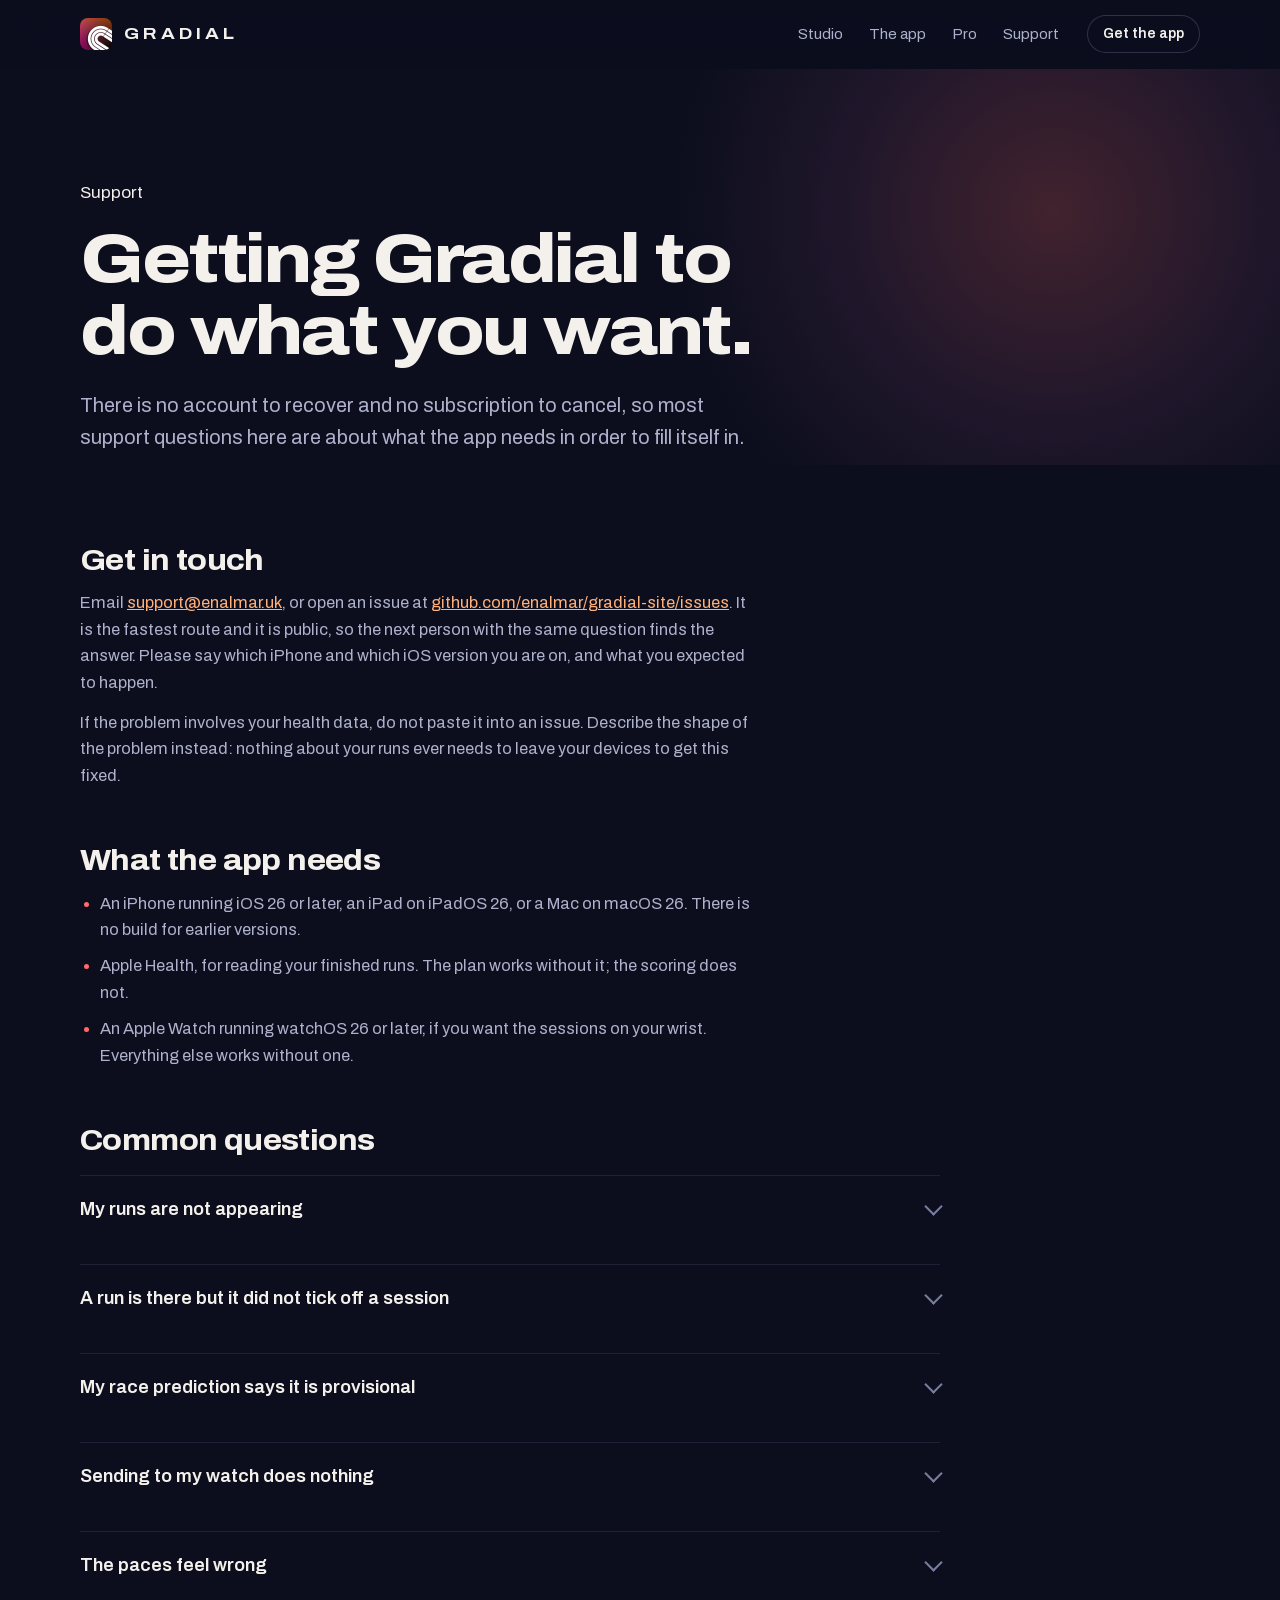
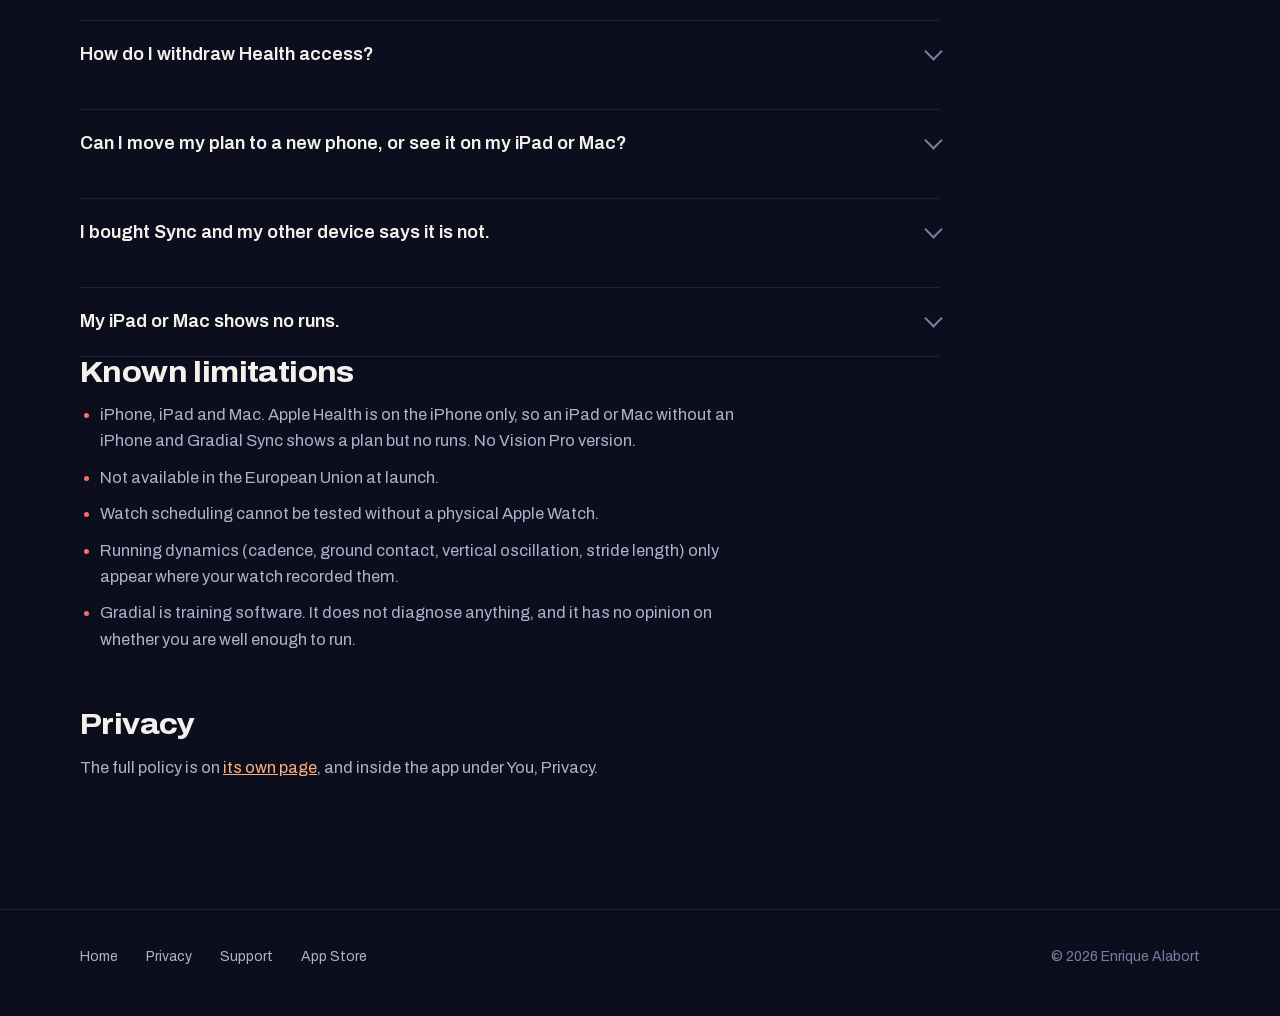
<file: support/index.html>
<!doctype html>
<html lang="en-GB">
<head>
<meta charset="utf-8">
<meta name="viewport" content="width=device-width,initial-scale=1">
<title>Support: Gradial</title>
<meta name="description" content="Support for Gradial: what the app needs, common questions, known limitations, how to withdraw Health access, and how to get in touch.">
<link rel="icon" href="../assets/favicon-32.png" sizes="32x32">
<link rel="apple-touch-icon" href="../assets/apple-touch-icon.png">
<meta name="color-scheme" content="dark">
<meta name="theme-color" content="#0C0E1D">
<link rel="preload" href="../assets/fonts/archivo.woff2" as="font" type="font/woff2" crossorigin>
<link rel="stylesheet" href="../assets/site.css">
</head>
<body>

<header class="bar">
  <div class="wrap">
    <a class="brand" href="../" aria-label="Gradial home">
      <img src="../assets/icon-1024.png" alt="" width="32" height="32">
      <span>GRADIAL</span>
    </a>
    <nav aria-label="Sections">
      <a href="../#studio">Studio</a>
      <a href="../#app">The app</a>
      <a href="../#pro">Pro</a>
      <a href="../support/">Support</a>
    </nav>
    <a class="btn btn-ghost btn-sm" href="https://apps.apple.com/app/id6799416229">Get the app</a>
  </div>
</header>

<main>
<div class="page-hero">
  <div class="wrap">
    <p class="kicker">Support</p>
    <h1>Getting Gradial to do what you want.</h1>
    <p class="lead">There is no account to recover and no subscription to cancel, so most
      support questions here are about what the app needs in order to fill itself in.</p>

    </div>
</div>

<section class="prose">
  <div class="wrap">
    <h2>Get in touch</h2>
    <p>Email <a href="mailto:support@enalmar.uk">support@enalmar.uk</a>, or open an issue at
      <a href="https://github.com/enalmar/gradial-site/issues/new">github.com/enalmar/gradial-site/issues</a>.
      It is the fastest route and it is public, so the next person with the same question
      finds the answer. Please say which iPhone and which iOS version you are on, and what you
      expected to happen.</p>
    <p>If the problem involves your health data, do not paste it into an issue. Describe the
      shape of the problem instead: nothing about your runs ever needs to leave your devices to
      get this fixed.</p>

    <h2>What the app needs</h2>
    <ul>
      <li>An iPhone running iOS 26 or later, an iPad on iPadOS 26, or a Mac on macOS 26.
        There is no build for earlier versions.</li>
      <li>Apple Health, for reading your finished runs. The plan works without it; the scoring
        does not.</li>
      <li>An Apple Watch running watchOS 26 or later, if you want the sessions on your wrist.
        Everything else works without one.</li>
    </ul>

    <h2>Common questions</h2>

    <details class="faq"><summary>My runs are not appearing</summary>
      <p>Gradial reads finished runs from Apple Health, so the run has to be in Health first.
        Check Settings, Privacy &amp; Security, Health, Gradial and confirm that Workouts,
        Workout Routes and Heart Rate are on. iOS only asks for permission once, so if you
        declined the first time, this is where you change it.</p></details>

    <details class="faq"><summary>A run is there but it did not tick off a session</summary>
      <p>A run is matched to the session it most plausibly satisfied, on date and distance.
        A run three days from the planned day, or less than about two thirds of the distance
        asked for, will not be matched. You can look at any week to see which sessions were
        matched and which were not.</p></details>

    <details class="faq"><summary>My race prediction says it is provisional</summary>
      <p>Predictions are built from Apple Health's VO&#8322;max, which Health only writes after
        a few outdoor runs with heart rate on an Apple Watch. Until it has one, Gradial
        predicts from the race time you entered when you built the plan, and says so rather
        than showing a confident number it cannot support.</p></details>

    <details class="faq"><summary>Sending to my watch does nothing</summary>
      <p>Scheduling needs a paired Apple Watch on watchOS 26 or later, and the first send asks
        the watch for permission. If no watch is paired the button says so. Sessions appear in
        the Workout app on the watch on the day they are scheduled.</p></details>

    <details class="faq"><summary>The paces feel wrong</summary>
      <p>Two levers. On the Plan tab, the fitness check offers to re-anchor the whole plan to
        your measured fitness. Inside it, Adjust this plan lets you nudge every pace or the
        weekly volume by a percentage, or schedule a time trial and anchor to the result.</p></details>

    <details class="faq"><summary>How do I withdraw Health access?</summary>
      <p>Settings, Privacy &amp; Security, Health, Gradial, and turn off whatever you want to
        withhold. The app keeps working and says which parts have gone quiet. To remove
        everything Gradial has stored, delete the app: the plan file goes with it, and your
        Health data was never copied out in the first place.</p></details>

    <details class="faq"><summary>Can I move my plan to a new phone, or see it on my iPad or Mac?</summary>
      <p>With Gradial Sync, yes: buy it once, sign in to iCloud on each device, and your plans
        and runs are copied between them. Runs are recorded on the iPhone and arrive on the
        others. Without it, nothing leaves the phone: your runs live in Apple Health and
        travel as Health travels; the plan itself does not, and you would build it again.</p></details>

    <details class="faq"><summary>I bought Sync and my other device says it is not.</summary>
      <p>Open You, Sync on that device and tap Restore purchase, signed in to the same Apple
        Account. Family Sharing is on, so a family member's purchase counts too. If the App
        Store cannot be reached the section says so and offers to try again.</p></details>

    <details class="faq"><summary>My iPad or Mac shows no runs.</summary>
      <p>Runs arrive from the iPhone, so three things need to be true: Sync is bought, the
        iPhone has opened Gradial since (it writes the runs down in the background, newest
        first, and shows its progress under You, Sync), and both devices are signed in to the
        same iCloud account. Sync now, in the same section, asks iCloud again.</p></details>

    <h2>Known limitations</h2>
    <ul>
      <li>iPhone, iPad and Mac. Apple Health is on the iPhone only, so an iPad or Mac
        without an iPhone and Gradial Sync shows a plan but no runs. No Vision Pro version.</li>
      <li>Not available in the European Union at launch.</li>
      <li>Watch scheduling cannot be tested without a physical Apple Watch.</li>
      <li>Running dynamics (cadence, ground contact, vertical oscillation, stride length) only
        appear where your watch recorded them.</li>
      <li>Gradial is training software. It does not diagnose anything, and it has no opinion on
        whether you are well enough to run.</li>
    </ul>

    <h2>Privacy</h2>
    <p>The full policy is on <a href="../privacy/">its own page</a>, and inside the app under
      You, Privacy.</p>
  </div>
</section>
</main>

<footer>
  <div class="wrap">
    <a href="../">Home</a>
    <a href="../privacy/">Privacy</a>
    <a href="../support/">Support</a>
    <a href="https://apps.apple.com/app/id6799416229">App Store</a>
    <span class="spacer"></span>
    <span>&copy; 2026 Enrique Alabort</span>
  </div>
</footer>

<script>
  const bar = document.querySelector('.bar');
  const mark = () => bar.classList.toggle('scrolled', scrollY > 8);
  addEventListener('scroll', mark, {passive: true}); mark();
</script>

<!-- Cloudflare Web Analytics --><script type='module' src='https://static.cloudflareinsights.com/beacon.min.js' data-cf-beacon='{"token": "43f585e0d0dd46908cb800b9d7f2e705"}'></script><!-- End Cloudflare Web Analytics -->
</body>
</html>
</file>
<file: assets/site.css>
/* Gradial site. "First light": the pre-dawn run. A night-blue ground, the
   app's solar ramp as the one sunrise, and the pace-zone colours used only
   where they mean a pace zone. */

@font-face{font-family:"Archivo";src:url(fonts/archivo.woff2) format("woff2");
  font-weight:100 900;font-stretch:62% 125%;font-display:swap}
@font-face{font-family:"JetBrains Mono";src:url(fonts/jetbrains-mono.woff2) format("woff2");
  font-weight:400 600;font-display:swap}

:root{
  --night:#0C0E1D;  --night-2:#11142A;  --panel:#161A33;  --panel-2:#1D2140;
  --rim:rgba(184,194,255,.11);  --rim-2:rgba(184,194,255,.2);
  --text:#F4F1EC;  --text-2:#AEB1CB;  --text-3:#7A7E9E;

  /* the app's solar ramp (dark appearance) */
  --amber:#FFB07A;  --coral:#FF6B6A;  --magenta:#FF7393;  --violet:#B0548F;
  --sun:linear-gradient(100deg,#FFC896 0%,var(--amber) 18%,var(--coral) 46%,var(--magenta) 72%,var(--violet) 100%);

  /* pace zones, as the app colours them */
  --z-e:#5EA894; --z-long:#7D8FD4; --z-m:#BF63A1; --z-t:#E8A83D; --z-i:#FF6B6B; --z-r:#FF7393; --z-g:#F2F0E8;
  --icloud:#8FB2FF;

  --gutter:clamp(16px,5vw,40px);
  --wide:1200px;
  --sans:"Archivo",-apple-system,BlinkMacSystemFont,"Segoe UI",system-ui,sans-serif;
  --mono:"JetBrains Mono",ui-monospace,"SF Mono",Menlo,monospace;
}

*{box-sizing:border-box}
html{-webkit-text-size-adjust:100%;scroll-behavior:smooth;scroll-padding-top:84px}
body{margin:0;background:var(--night);color:var(--text);font-family:var(--sans);
  font-size:17px;line-height:1.6;font-stretch:100%;-webkit-font-smoothing:antialiased;overflow-x:hidden}
img,svg{display:block;max-width:100%}
img{height:auto}
a{color:inherit}
p{margin:0}
h1,h2,h3,h4{margin:0;font-weight:750;line-height:1.05;letter-spacing:-.025em;text-wrap:balance}
:focus-visible{outline:2px solid var(--amber);outline-offset:3px;border-radius:6px}
.wrap{position:relative;max-width:var(--wide);margin:0 auto;padding:0 var(--gutter)}
.sr{position:absolute;width:1px;height:1px;overflow:hidden;clip:rect(0 0 0 0);white-space:nowrap}

/* ---------- top bar ---------- */
.bar{position:sticky;top:0;z-index:20;backdrop-filter:blur(18px) saturate(1.4);
  -webkit-backdrop-filter:blur(18px) saturate(1.4);
  background:color-mix(in srgb,var(--night) 72%,transparent);border-bottom:1px solid transparent;
  transition:border-color .3s}
.bar.scrolled{border-bottom-color:var(--rim)}
.bar .wrap{display:flex;align-items:center;gap:28px;height:68px}
.brand{display:flex;align-items:center;gap:12px;text-decoration:none}
.brand img{width:32px;height:32px;border-radius:8px}
.brand span{font-size:17px;font-weight:700;letter-spacing:.24em;font-stretch:112%}
.bar nav{display:flex;gap:26px;margin-left:auto;font-size:15px;color:var(--text-2)}
.bar nav a{text-decoration:none;transition:color .2s}
.bar nav a:hover{color:var(--text)}
@media(max-width:720px){.bar nav{display:none}.bar .btn{margin-left:auto}}

/* ---------- buttons ---------- */
.btn{display:inline-flex;align-items:center;gap:10px;height:46px;padding:0 22px;border-radius:999px;
  font:600 15.5px/1 var(--sans);text-decoration:none;white-space:nowrap;
  transition:transform .2s,box-shadow .2s,background-color .2s}
.btn svg{width:17px;height:17px;flex:none}
.btn-sun{color:var(--night);background:var(--text)}
.btn-sun:hover{background:#fff}
.btn-ghost{color:var(--text);background:transparent;box-shadow:inset 0 0 0 1px var(--rim-2)}
.btn-ghost:hover{box-shadow:inset 0 0 0 1px rgba(244,241,236,.5)}
.btn-sm{height:38px;padding:0 16px;font-size:14px}

/* ---------- hero ---------- */
/* The phone rises out of a horizon with the sun behind it: the page's one
   bold moment, and the only motion that plays by itself. */
.hero{position:relative;overflow:hidden;padding-top:clamp(32px,5vw,64px)}
.hero::after{content:"";position:absolute;left:0;right:0;bottom:0;height:1px;z-index:4;
  background:linear-gradient(90deg,transparent 0%,rgba(255,176,122,.25) 30%,rgba(255,220,190,.9) var(--sunx,72%),rgba(255,176,122,.25) 96%,transparent)}
.hero-grid{display:grid;gap:8px;align-items:center}
@media(min-width:980px){.hero-grid{grid-template-columns:1.22fr .78fr;gap:0}}
.hero-copy{padding:clamp(8px,3vw,40px) 0 clamp(40px,6vw,90px);position:relative;z-index:5}
.hero h1{font-size:clamp(44px,5.9vw,86px);font-stretch:116%;font-weight:800;line-height:.95;letter-spacing:-.035em}
.lede{margin-top:28px;font-size:clamp(17.5px,1.6vw,20px);line-height:1.55;color:var(--text-2);max-width:46ch}
.lede strong{color:var(--text);font-weight:600}
.cta{display:flex;flex-wrap:wrap;gap:12px;margin-top:36px}
.small{margin-top:18px;font-size:14px;color:var(--text-3)}

.stage{position:relative;height:clamp(420px,48vw,640px);display:flex;justify-content:center;align-items:flex-end}
.sun{position:absolute;left:50%;bottom:0;width:min(980px,190vw);aspect-ratio:1;translate:-50% 50%;
  border-radius:50%;pointer-events:none;
  background:radial-gradient(closest-side,#FFF1DE 0%,#FFD2A6 9%,var(--amber) 20%,var(--coral) 36%,
    #E2557E 50%,rgba(176,84,143,.6) 64%,rgba(98,52,140,.22) 80%,transparent 100%)}
.phone{z-index:2;width:min(300px,64vw);margin-bottom:calc(min(300px,64vw) * -0.62)}
.float-code{position:absolute;z-index:3;left:-38%;bottom:2%;width:min(284px,80vw)}
.float-code pre{font-size:11.5px}
@media(max-width:1180px){.float-code{left:-16%}}
@media(max-width:979px){.stage{height:calc(min(300px,64vw) * 1.66)}.hero{--sunx:50%}.float-code{left:auto;right:0;bottom:10%;width:min(300px,62vw)}}
@media(max-width:560px){.float-code{display:none}}
@media(prefers-reduced-motion:no-preference){
  .sun{animation:rise 2.4s cubic-bezier(.2,.7,.1,1) both}
  .phone{animation:lift 1.8s .3s cubic-bezier(.2,.7,.1,1) both}
  .float-code{animation:lift 1.4s 1s cubic-bezier(.2,.7,.1,1) both}
  @keyframes rise{from{translate:-50% 78%;opacity:.25}to{translate:-50% 50%;opacity:1}}
  @keyframes lift{from{opacity:0;transform:translateY(48px)}to{opacity:1;transform:none}}
}

/* a phone drawn round a raw screenshot */
.device{position:relative;padding:3%;border-radius:15.5%/7.15%;background:#05060C;
  box-shadow:inset 0 0 0 1.5px #3A3E5A,inset 0 0 0 4px #090A12,0 40px 80px -34px rgba(0,0,0,.85)}
.device img{width:100%;border-radius:12.8%/5.9%}

/* ---------- code: the plan language ---------- */
.code{background:rgba(14,16,34,.86);backdrop-filter:blur(14px);-webkit-backdrop-filter:blur(14px);
  border:1px solid var(--rim-2);border-radius:16px;overflow:hidden;
  box-shadow:0 30px 60px -20px rgba(0,0,0,.6)}
.code-head{display:flex;align-items:center;gap:8px;padding:10px 14px;border-bottom:1px solid var(--rim);
  font:500 12.5px/1 var(--mono);color:var(--text-3)}
.code-head i{width:9px;height:9px;border-radius:50%;background:var(--rim-2)}
.code-head i:first-child{margin-right:0}
.code-head b{font-weight:500;color:var(--text-2);margin-left:6px}
.code pre{margin:0;padding:14px 16px 16px;font:400 12.5px/1.75 var(--mono);color:var(--text-2);
  white-space:pre;overflow-x:auto}
.k{color:var(--text)}             /* keyword: week, day */
.t{color:var(--text-3)}           /* comment / quiet */
.s{color:#D9D6CF}                 /* string */
.zE{color:var(--z-e)} .zL{color:var(--z-long)} .zM{color:var(--z-m)} .zT{color:var(--z-t)}
.zI{color:var(--z-i)} .zR{color:var(--z-r)} .zG{color:var(--z-g)}
.add{background:rgba(94,168,148,.12);color:#9FD8C6;display:block}
.del{background:rgba(255,107,106,.10);color:#FFA3A2;display:block;text-decoration:line-through;text-decoration-color:rgba(255,163,162,.5)}

/* ---------- sections ---------- */
section{position:relative;padding:clamp(72px,10vw,140px) 0}
section.tight{padding-top:0}
.sec-head{max-width:760px}
.sec-head h2{font-size:clamp(32px,4.2vw,52px);font-weight:680;letter-spacing:-.025em;line-height:1.08}
.sec-head p{margin-top:20px;font-size:clamp(17px,1.6vw,19px);color:var(--text-2);max-width:58ch}

/* ---------- how-it-works sequences ---------- */
/* Three real steps, read left to right: a picture, a number on one rule, a
   sentence. No boxes round them; the screens carry the weight. */
.seq-group{margin-top:clamp(64px,8vw,110px)}
.seq-title{display:flex;flex-wrap:wrap;align-items:baseline;gap:6px 14px;padding-bottom:16px;
  border-bottom:1px solid var(--rim);font-size:clamp(21px,2.1vw,26px);font-weight:650;letter-spacing:-.015em}
.seq-title small{font-size:16px;font-weight:450;letter-spacing:0;color:var(--text-3)}
.seq{margin:clamp(40px,5vw,60px) 0 0}
.studio .seq-group .seq{margin-top:clamp(36px,4vw,52px)}
.seq-steps{--art:430px;list-style:none;margin:0;padding:0;position:relative;display:grid;
  grid-template-columns:repeat(3,minmax(0,1fr));gap:0 clamp(28px,4vw,64px)}
.seq-steps::before{content:"";position:absolute;left:0;right:0;top:calc(var(--art) + 38px);height:1px;background:var(--rim-2)}
.seq-steps > li{display:flex;flex-direction:column;min-width:0}
.seq-art{height:var(--art);display:flex;align-items:flex-end;justify-content:flex-start}
.seq-art .device{width:min(100%,206px)}
.seq-n{position:relative;margin-top:30px;height:16px;display:flex;align-items:center}
.seq-n b{padding-right:14px;background:var(--night);font:600 14px/1 var(--mono);color:var(--amber)}
.studio .seq-n b{background:var(--night)}
.seq h3{margin-top:18px;font-size:19px;font-weight:650;letter-spacing:-.01em;line-height:1.25}
.seq-steps > li > p{margin-top:8px;font-size:15.5px;line-height:1.55;color:var(--text-2);max-width:34ch}
.seq-after{margin-top:40px;padding-top:18px;border-top:1px solid var(--rim);font-size:15.5px;color:var(--text-2);max-width:70ch}
@media(max-width:899px){
  .seq-steps{grid-template-columns:none;gap:56px}
  .seq-steps::before{display:none}
  .seq-art{height:auto}
  .seq-art .device{width:min(62%,220px)}
  .seq-n{margin-top:24px;border-top:1px solid var(--rim-2);height:auto;padding-top:14px}
  .seq-n b{background:none}
}

/* step art that is not a screenshot: kept plain on purpose */
.thread{width:min(100%,300px);display:flex;flex-direction:column;gap:10px;margin-bottom:40px;font-size:14px;line-height:1.45}
.thread p,.thread div{margin:0}
.thread .me{align-self:flex-end;max-width:86%;padding:10px 14px;border-radius:18px 18px 5px 18px;background:#2B2E3D;color:var(--text)}
.thread .it{padding:12px 14px;border-radius:18px 18px 18px 5px;background:#171925;box-shadow:inset 0 0 0 1px var(--rim);color:var(--text-2)}
.thread pre{margin:8px 0 0;font:400 12px/1.7 var(--mono);color:var(--text);white-space:pre;overflow-x:auto}
.finder{width:min(100%,310px);margin-bottom:60px;border-radius:12px;overflow:hidden;background:#181A24;font-size:13.5px;
  box-shadow:0 0 0 1px rgba(255,255,255,.08),0 30px 60px -26px rgba(0,0,0,.85)}
.finder-bar{display:flex;align-items:center;gap:7px;padding:10px 12px;background:#20222D;border-bottom:1px solid rgba(255,255,255,.06);
  font-size:12.5px;color:var(--text-2)}
.finder-bar i{width:10px;height:10px;border-radius:50%;background:#3A3D4B}
.finder-bar span{margin-left:8px}
.finder ul{list-style:none;margin:0;padding:6px 0}
.finder li{display:flex;justify-content:space-between;gap:12px;padding:7px 14px;font-family:var(--mono);font-size:12.5px;color:var(--text)}
.finder li:nth-child(even){background:rgba(255,255,255,.025)}
.finder em{font:normal 12.5px var(--sans);color:var(--text-3)}
.code.plain{width:min(100%,320px);margin-bottom:70px;backdrop-filter:none;-webkit-backdrop-filter:none;background:#171925;
  border-color:var(--rim);box-shadow:0 30px 60px -26px rgba(0,0,0,.85)}
.code.plain .code-head b{margin-left:0}
.notes{list-style:none;margin:clamp(48px,6vw,72px) 0 0;padding:0;display:grid;gap:10px 40px;color:var(--text-2);font-size:15.5px}
@media(min-width:900px){.notes{grid-template-columns:repeat(3,1fr)}}
.notes li{padding-top:14px;border-top:1px solid var(--rim)}

.checks{list-style:none;margin:0;padding:0;display:grid;gap:9px;color:var(--text-2)}
.checks li{display:flex;gap:12px}
.checks li::before{content:"";flex:none;width:5px;height:5px;margin-top:.62em;border-radius:50%;background:var(--amber)}

/* ---------- devices and sync ---------- */
/* The four screens Gradial runs on, at their real proportions, on one baseline. */
.lineup{display:flex;align-items:flex-end;justify-content:center;gap:clamp(16px,2.4vw,36px);margin-top:clamp(52px,6vw,84px)}
.lineup figure{margin:0;display:flex;flex-direction:column;align-items:center}
.lineup figcaption{margin-top:18px;font-size:14px;color:var(--text-3)}
.lineup img{width:100%}
.ln-mac{width:46%}
.ln-mac .lid{width:100%;padding:1.5% 1.5% 2.6%;border-radius:16px 16px 4px 4px;background:#05060C;box-shadow:inset 0 0 0 1.5px #2D3046}
.ln-mac .lid img{border-radius:4px}
.ln-mac .deck{width:112%;height:13px;border-radius:2px 2px 14px 14px;background:linear-gradient(#3B3E53,#1A1C2B 60%,#0E0F18)}
.ln-ipad{width:18.5%}
.ln-duo{width:23%}
.ln-iphone{width:9.5%}
.ln-ipad .frame,.ln-duo .frame{position:relative;width:100%;background:#05060C;box-shadow:inset 0 0 0 1.5px #2D3046}
.ln-ipad .frame{padding:4.2%;border-radius:20px}
.ln-ipad .frame img{border-radius:12px}
.ln-duo .frame{padding:3.2%;border-radius:18px}
.ln-duo .frame img{border-radius:11px}
.ln-duo .frame::after{content:"";position:absolute;top:3.2%;bottom:3.2%;left:50%;width:8px;translate:-50% 0;
  background:linear-gradient(90deg,transparent,rgba(0,0,0,.22),rgba(255,255,255,.06),rgba(0,0,0,.22),transparent)}
.ln-iphone .device{width:100%}
@media(max-width:899px){
  .lineup{display:grid;grid-template-columns:1fr 1.3fr .55fr;grid-template-areas:"mac mac mac" "ipad duo phone";gap:28px 14px;align-items:end}
  .ln-mac{grid-area:mac;width:auto;justify-self:center;width:88%}
  .ln-ipad{grid-area:ipad;width:auto}.ln-duo{grid-area:duo;width:auto}.ln-iphone{grid-area:phone;width:auto}
  .lineup figcaption{font-size:12.5px;text-align:center}
}
.sync{display:grid;gap:28px;margin-top:clamp(52px,6vw,80px)}
@media(min-width:900px){.sync{grid-template-columns:repeat(3,1fr);gap:40px}}
.sync > div{padding-top:16px;border-top:1px solid var(--rim)}
.sync h3{font-size:18.5px;font-weight:650;letter-spacing:-.01em}
.sync p{margin-top:8px;font-size:15.5px;color:var(--text-2)}
.devices .small{margin-top:28px}

/* ---------- screens ---------- */
.screens{background:linear-gradient(180deg,transparent,var(--night-2) 30%,var(--night-2) 70%,transparent)}
.gallery{display:grid;grid-template-columns:repeat(3,minmax(0,1fr));gap:56px clamp(24px,4vw,64px);margin-top:64px}
.gallery figure{margin:0;display:flex;flex-direction:column;align-items:center}
.gallery .device{width:min(100%,290px)}
.gallery figcaption{margin-top:22px;max-width:290px;width:100%;font-size:14.5px;line-height:1.45;color:var(--text-2)}
.gallery figcaption b{display:block;color:var(--text);font-size:16.5px;font-weight:650;margin-bottom:4px}
@media(max-width:820px){
  .gallery{grid-template-columns:none;grid-auto-flow:column;grid-auto-columns:62%;gap:20px;overflow-x:auto;
    scroll-snap-type:x mandatory;scrollbar-width:none;margin-right:calc(-1 * var(--gutter));padding:4px var(--gutter) 16px 0}
  .gallery::-webkit-scrollbar{display:none}
  .gallery figure{scroll-snap-align:start;align-items:stretch}
}
/* ---------- Pro ---------- */
.pro-grid{display:grid;gap:32px;align-items:center}
@media(min-width:960px){.pro-grid{grid-template-columns:1fr 440px;gap:64px}}
.price{position:relative;padding:28px 0 0;border-top:1px solid var(--rim-2)}
.price h3{font-size:18px;font-weight:650;color:var(--text-2)}
.amount{display:flex;align-items:baseline;gap:12px;margin-top:14px}
.amount strong{font-size:56px;font-weight:700;letter-spacing:-.03em;line-height:1;font-variant-numeric:tabular-nums}
.amount span{color:var(--text-2);font-size:15px}
.price .checks{margin-top:22px;font-size:15px}
.price .small{margin-top:20px}

/* ---------- position ---------- */
.position{display:grid;gap:28px}
@media(min-width:960px){.position{grid-template-columns:1fr 1fr;gap:64px;align-items:start}}
.position .body p{color:var(--text-2);font-size:17px}
.position .body p+p{margin-top:16px}
.facts{display:grid;gap:12px;margin-top:28px}
@media(min-width:620px){.facts{grid-template-columns:repeat(3,1fr)}}
.fact{padding-top:14px;border-top:1px solid var(--rim)}
.fact b{display:block;font-size:16px;font-weight:700}
.fact span{display:block;margin-top:5px;font-size:14px;line-height:1.45;color:var(--text-2)}

/* ---------- FAQ ---------- */
.faq{margin-top:48px;max-width:860px}
.faq details{border-top:1px solid var(--rim)}
.faq details:last-child{border-bottom:1px solid var(--rim)}
.faq summary{cursor:pointer;list-style:none;display:flex;justify-content:space-between;gap:24px;align-items:center;
  padding:22px 0;font-size:clamp(17px,1.8vw,19.5px);font-weight:620;font-stretch:104%}
.faq summary::-webkit-details-marker{display:none}
.faq summary::after{content:"";flex:none;width:12px;height:12px;border-right:2px solid var(--text-3);border-bottom:2px solid var(--text-3);
  rotate:45deg;translate:0 -3px;transition:rotate .25s,translate .25s}
.faq details[open] summary::after{rotate:225deg;translate:0 3px}
.faq details p{padding:0 0 24px;color:var(--text-2);max-width:68ch}
.faq details p a{color:var(--amber)}

/* ---------- closing + footer ---------- */
.closing{text-align:center;overflow:hidden}
.closing h2{font-size:clamp(34px,5vw,60px);font-weight:700;letter-spacing:-.03em;max-width:16ch;margin:0 auto}
.closing p{margin:22px auto 0;color:var(--text-2);max-width:46ch}
.closing .cta{justify-content:center}
.closing::before{content:"";position:absolute;left:50%;bottom:-70%;width:min(900px,140%);aspect-ratio:1;translate:-50% 0;border-radius:50%;
  background:radial-gradient(closest-side,rgba(255,176,122,.35),rgba(255,107,106,.22) 40%,rgba(176,84,143,.12) 65%,transparent);pointer-events:none}
footer{border-top:1px solid var(--rim);padding:36px 0 48px;color:var(--text-3);font-size:14px}
footer .wrap{display:flex;flex-wrap:wrap;gap:12px 28px;align-items:center}
footer a{text-decoration:none;color:var(--text-2)}
footer a:hover{color:var(--text)}
footer .spacer{flex:1}
footer .fine{flex-basis:100%;font-size:12.5px;line-height:1.5}

/* ---------- prose pages (privacy, support, 404) ---------- */
.page-hero{padding:clamp(56px,9vw,110px) 0 12px;position:relative;overflow:hidden}
.page-hero::before{content:"";position:absolute;right:-12%;top:-60%;width:760px;aspect-ratio:1;border-radius:50%;
  background:radial-gradient(closest-side,rgba(255,107,106,.22),rgba(176,84,143,.12) 55%,transparent);pointer-events:none}
.page-hero h1{font-size:clamp(38px,6vw,68px);font-stretch:116%;font-weight:800;letter-spacing:-.035em;max-width:16ch}
.page-hero .lead{margin-top:22px;font-size:clamp(17.5px,1.9vw,20px);color:var(--text-2);max-width:56ch}
.page-hero .meta{margin-top:14px;font-size:14.5px;color:var(--text-3);max-width:64ch}
.prose{padding-top:24px}
.prose h2{margin-top:56px;font-size:clamp(24px,2.6vw,30px);font-stretch:108%;font-weight:740;letter-spacing:-.02em}
.prose p,.prose li{color:var(--text-2);font-size:16.5px}
.prose p{margin-top:14px;max-width:68ch}
.prose ul{margin:14px 0 0;padding-left:20px;display:grid;gap:10px;max-width:68ch}
.prose li::marker{color:var(--coral)}
.prose a{color:var(--amber)}
.prose code{font:500 14.5px var(--mono);color:var(--text)}
.prose .faq{margin-top:20px}

.code-foot{display:flex;align-items:center;gap:18px;padding:0 16px 16px;font-size:13px;font-weight:600;color:var(--text-2)}
.apply{display:inline-block;padding:7px 16px;border-radius:99px;background:var(--coral);color:#1A0F14;font:600 12.5px/1.2 var(--sans)}
.position .sec-head h2{font-size:clamp(34px,4.2vw,56px)}
details.faq{border-top:1px solid var(--rim);max-width:860px}
details.faq + :not(details){margin-top:0}
.prose details.faq:last-of-type{border-bottom:1px solid var(--rim)}
details.faq summary{cursor:pointer;list-style:none;display:flex;justify-content:space-between;gap:24px;align-items:center;
  padding:20px 0;font-size:17.5px;font-weight:620;font-stretch:104%;color:var(--text)}
details.faq summary::-webkit-details-marker{display:none}
details.faq summary::after{content:"";flex:none;width:11px;height:11px;border-right:2px solid var(--text-3);border-bottom:2px solid var(--text-3);
  rotate:45deg;translate:0 -3px;transition:rotate .25s,translate .25s}
details.faq[open] summary::after{rotate:225deg;translate:0 3px}
details.faq p{margin:0;padding:0 0 22px}
.prose h2 + details.faq{margin-top:18px}
.page-hero .kicker{margin-bottom:18px}
.page-hero p:not(.kicker):not(.lead):not(.meta){margin-top:18px;color:var(--text-2);max-width:60ch}
.page-hero a{color:var(--amber)}

:root{--workout:#B4F05A}
/* Apple Watch, drawn: the session running in the native Workout app (an illustration) */
.bigwatch{position:relative;isolation:isolate;width:196px;margin:40px auto 44px;font-family:-apple-system,"SF Pro Text",Archivo,system-ui,sans-serif}
.bigwatch::before,.bigwatch::after{content:"";position:absolute;left:34px;right:34px;height:44px;z-index:-1;
  background:linear-gradient(180deg,#2A2D40,#171926)}
.bigwatch::before{top:-36px;border-radius:16px 16px 6px 6px}
.bigwatch::after{bottom:-36px;border-radius:6px 6px 16px 16px}
.bw-case{border-radius:54px;padding:11px;background:linear-gradient(150deg,#4A4E66,#1C1E2C 55%,#2C2F44);
  box-shadow:0 30px 60px -20px rgba(0,0,0,.9),inset 0 0 0 1.5px rgba(255,255,255,.08),0 0 80px -20px rgba(180,240,90,.25)}
.bw-screen{border-radius:44px;background:#000;padding:16px 15px 17px;color:#fff;aspect-ratio:410/502}
.bw-top{display:flex;align-items:center;gap:6px;font-size:11px;font-weight:600;color:var(--workout)}
.bw-top time{margin-left:auto;color:#fff;font-weight:600}
.bw-run{width:14px;height:14px;border-radius:50%;background:var(--workout)}
.bw-step{margin-top:7px;font-size:11.5px;font-weight:600;color:#fff;display:flex;justify-content:space-between}
.bw-step b{color:var(--z-t);font-weight:700}
.bw-time{margin-top:3px;font-size:26px;font-weight:600;letter-spacing:-.01em;color:#FFE34D;font-variant-numeric:tabular-nums}
.bw-pace{display:flex;align-items:baseline;gap:4px;margin-top:2px}
.bw-pace strong{font-size:30px;font-weight:600;letter-spacing:-.02em;font-variant-numeric:tabular-nums}
.bw-pace small{font-size:10px;font-weight:700;color:#9A9AA2}
.bw-band{position:relative;height:6px;border-radius:3px;margin-top:5px;
  background:linear-gradient(90deg,#2B2B30 0 14%,var(--workout) 14% 74%,#2B2B30 74%)}
.bw-band i{position:absolute;top:-3px;left:var(--at);width:4px;height:12px;border-radius:2px;background:#fff;translate:-50% 0}
.bw-target{font-size:9.5px;font-weight:700;color:var(--workout);margin-top:5px;letter-spacing:.02em}
.bw-row{display:flex;justify-content:space-between;margin-top:8px}
.bw-row span{display:flex;align-items:baseline;gap:3px}
.bw-row strong{font-size:17px;font-weight:600;font-variant-numeric:tabular-nums}
.bw-row small{font-size:8.5px;font-weight:700;color:#9A9AA2}
.bw-row .hr strong{color:#FF4D5E}
.bw-crown{position:absolute;right:-7px;top:52px;width:9px;height:30px;border-radius:4px;
  background:linear-gradient(90deg,#3A3D52,#6A6E88,#3A3D52)}
.bw-side{position:absolute;right:-4px;top:100px;width:5px;height:38px;border-radius:3px;background:#2E3146}
</file>
